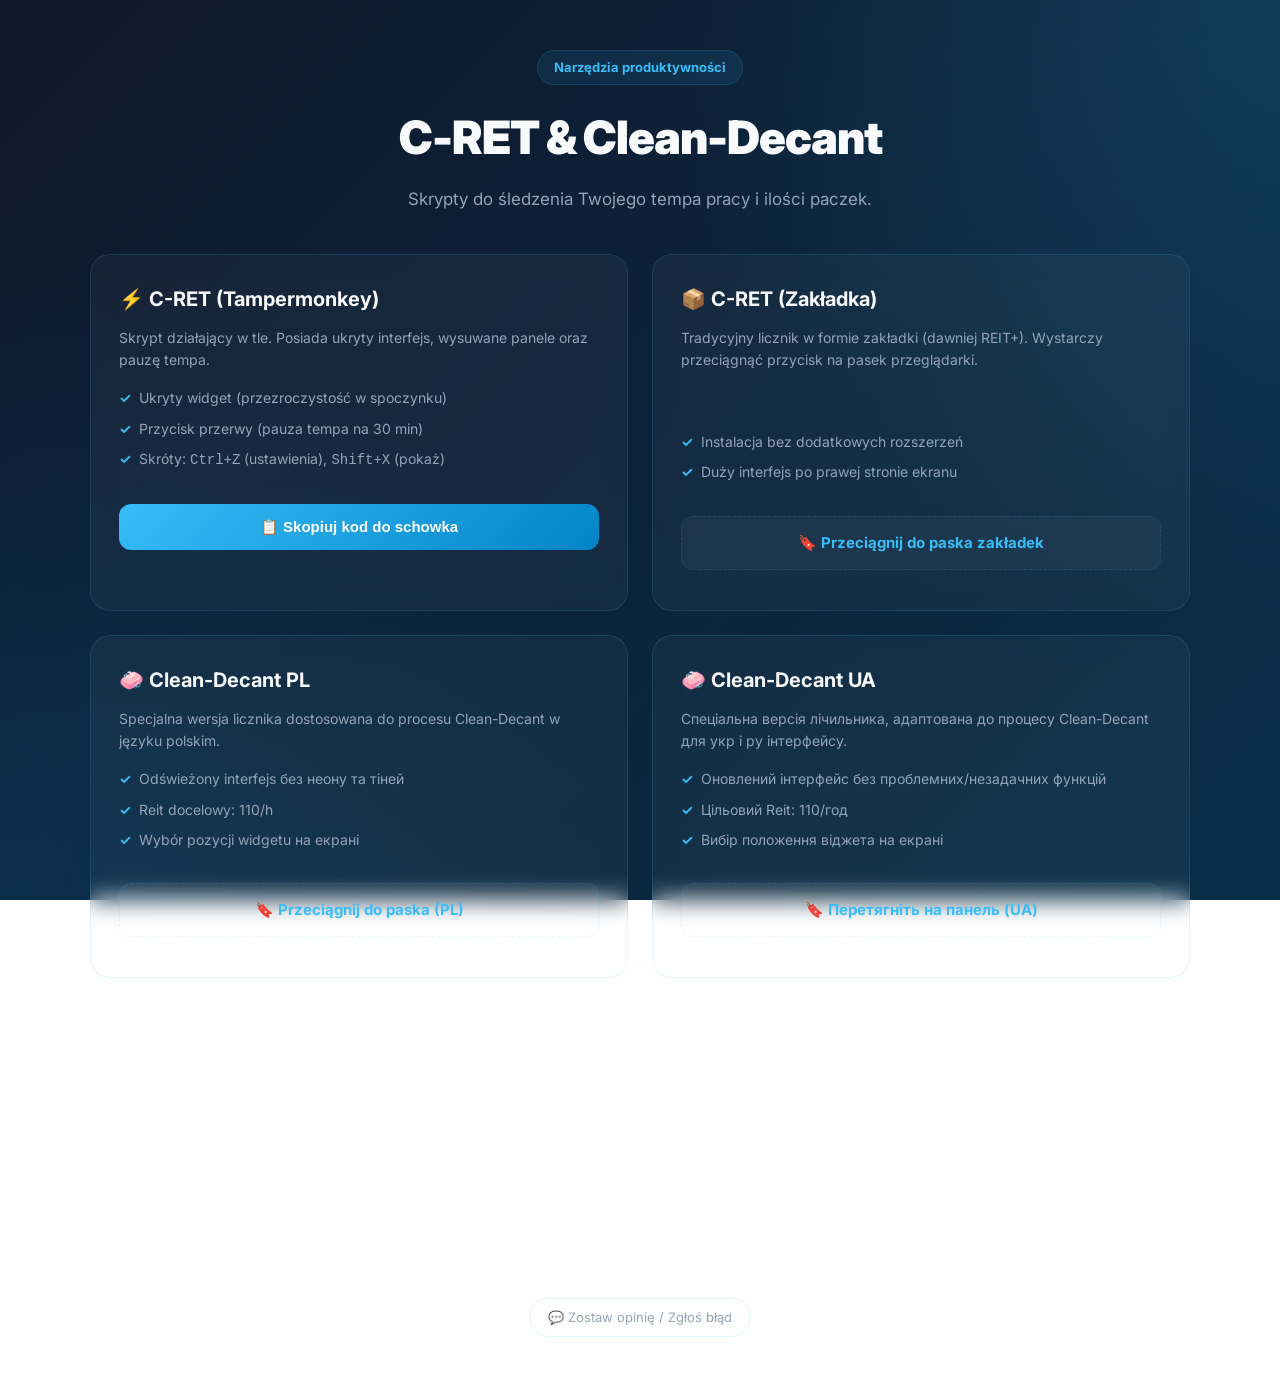
<file: index.html>
<!DOCTYPE html>
<html lang="pl">
<head>
  <meta charset="UTF-8">
  <meta name="viewport" content="width=device-width, initial-scale=1.0">
  <title>C-RET & Narzędzia | Skrypty</title>
  <style>
    @import url('https://fonts.googleapis.com/css2?family=Inter:wght@400;500;600;700;900&display=swap');

    :root {
      --bg-dark: #0f172a;
      --bg-light: #082f49;
      --surface: rgba(255, 255, 255, 0.04);
      --surface-hover: rgba(255, 255, 255, 0.08);
      --border: rgba(56, 189, 248, 0.15);
      --text: #f8fafc;
      --text-muted: #94a3b8;
      --accent: #38bdf8;
      --accent-dark: #0284c7;
    }

    * { margin: 0; padding: 0; box-sizing: border-box; }

    body {
      background: 
        radial-gradient(circle at top right, rgba(56, 189, 248, 0.15), transparent 40%),
        radial-gradient(circle at bottom left, rgba(2, 132, 199, 0.15), transparent 40%),
        linear-gradient(135deg, var(--bg-dark), var(--bg-light));
      background-attachment: fixed;
      color: var(--text);
      font-family: 'Inter', sans-serif;
      line-height: 1.6;
      display: flex;
      flex-direction: column;
      align-items: center;
      min-height: 100vh;
      padding: 50px 20px 20px;
    }

    .container { max-width: 1100px; width: 100%; flex: 1; }
    header { text-align: center; margin-bottom: 40px; }
    .badge { display: inline-block; background: rgba(56, 189, 248, 0.1); color: var(--accent); padding: 6px 16px; border-radius: 99px; font-size: 13px; font-weight: 700; margin-bottom: 16px; border: 1px solid var(--border); }
    h1 { font-size: 46px; font-weight: 900; letter-spacing: -1px; margin-bottom: 12px; }
    header p { color: var(--text-muted); font-size: 17px; }
    .cards-grid { display: grid; grid-template-columns: 1fr 1fr; gap: 24px; margin-bottom: 40px; }
    .full-width { grid-column: 1 / -1; }
    .card { background: var(--surface); backdrop-filter: blur(12px); border: 1px solid var(--border); border-radius: 20px; padding: 28px; display: flex; flex-direction: column; }
    .card h2 { font-size: 20px; font-weight: 700; margin-bottom: 12px; color: var(--text); display: flex; align-items: center; gap: 8px; }
    .card p { color: var(--text-muted); font-size: 14px; margin-bottom: 16px; flex-grow: 1; }
    .features-list { list-style: none; font-size: 14px; color: var(--text-muted); margin-bottom: 24px; }
    .features-list li { position: relative; padding-left: 20px; margin-bottom: 8px; }
    .features-list li::before { content: "✓"; position: absolute; left: 0; color: var(--accent); font-weight: bold; }
    
    .btn { display: flex; align-items: center; justify-content: center; gap: 8px; width: 100%; padding: 14px 20px; border-radius: 12px; font-size: 15px; font-weight: 700; text-decoration: none; cursor: pointer; transition: all 0.25s ease; border: none; margin-bottom: 12px; }
    .btn-primary { background: linear-gradient(135deg, var(--accent), var(--accent-dark)); color: #fff; }
    .btn-primary:hover { transform: translateY(-2px); }
    .btn-secondary { background: var(--surface); color: var(--accent); border: 1px dashed var(--border); }
    .btn-secondary:hover { background: var(--surface-hover); border-color: var(--accent); }
    
    #status { font-size: 13px; color: var(--accent); text-align: center; min-height: 20px; font-weight: 500; margin-bottom: 0; }
    
    .changelog-wrapper { display: flex; flex-direction: column; gap: 16px; }
    .changelog-item { position: relative; padding-left: 20px; border-left: 2px solid var(--border); }
    .changelog-item::before { content: ''; position: absolute; left: -6px; top: 0; width: 10px; height: 10px; border-radius: 50%; background: var(--bg-dark); border: 2px solid var(--accent); }
    .changelog-version { font-weight: 700; color: var(--accent); font-size: 15px; margin-bottom: 4px; line-height: 1; }
    .changelog-date { font-size: 12px; color: var(--text-muted); margin-bottom: 8px; }
    .changelog-notes { font-size: 13px; color: var(--text-muted); }
    
    footer { text-align: center; padding-top: 40px; padding-bottom: 20px; margin-top: auto; }
    .feedback-btn { background: transparent; color: var(--text-muted); border: 1px solid var(--border); padding: 8px 18px; border-radius: 99px; font-size: 13px; cursor: pointer; transition: all 0.2s; text-decoration: none; display: inline-flex; align-items: center; gap: 6px; }
    .feedback-btn:hover { background: var(--surface-hover); color: var(--text); border-color: var(--text-muted); }

    @media (max-width: 800px) {
      .cards-grid { grid-template-columns: 1fr; }
      h1 { font-size: 36px; }
    }
  </style>
</head>
<body>

  <div class="container">
    <header>
      <div class="badge">Narzędzia produktywności</div>
      <h1>C-RET & Clean-Decant</h1>
      <p>Skrypty do śledzenia Twojego tempa pracy i ilości paczek.</p>
    </header>

    <div class="cards-grid">
      
      <div class="card">
        <h2>⚡ C-RET (Tampermonkey)</h2>
        <p>Skrypt działający w tle. Posiada ukryty interfejs, wysuwane panele oraz pauzę tempa.</p>
        <ul class="features-list">
          <li>Ukryty widget (przezroczystość w spoczynku)</li>
          <li>Przycisk przerwy (pauza tempa na 30 min)</li>
          <li>Skróty: <code>Ctrl+Z</code> (ustawienia), <code>Shift+X</code> (pokaż)</li>
        </ul>
        <button class="btn btn-primary" onclick="copyTampermonkeyCode()">
          📋 Skopiuj kod do schowka
        </button>
        <div id="status"></div>
      </div>

      <div class="card">
        <h2>📦 C-RET (Zakładka)</h2>
        <p>Tradycyjny licznik w formie zakładki (dawniej REIT+). Wystarczy przeciągnąć przycisk na pasek przeglądarki.</p>
        <ul class="features-list">
          <li>Instalacja bez dodatkowych rozszerzeń</li>
          <li>Duży interfejs po prawej stronie ekranu</li>
        </ul>
        <a id="cret-bookmark-btn" class="btn btn-secondary" href="#">
          🔖 Przeciągnij do paska zakładek
        </a>
      </div>

      <div class="card">
        <h2>🧼 Clean-Decant PL</h2>
        <p>Specjalna wersja licznika dostosowana do procesu Clean-Decant w języku polskim.</p>
        <ul class="features-list">
          <li>Odświeżony interfejs без неону та тіней</li>
          <li>Reit docelowy: 110/h</li>
          <li>Wybór pozycji widgetu на екрані</li>
        </ul>
        <a id="cd-pl-bookmark-btn" class="btn btn-secondary" href="#">
          🔖 Przeciągnij do paska (PL)
        </a>
      </div>

      <div class="card">
        <h2>🧼 Clean-Decant UA</h2>
        <p>Спеціальна версія лічильника, адаптована до процесу Clean-Decant для укр і ру інтерфейсу.</p>
        <ul class="features-list">
          <li>Оновлений інтерфейс без проблемних/незадачних функцій</li>
          <li>Цільовий Reit: 110/год</li>
          <li>Вибір положення віджета на екрані</li>
        </ul>
        <a id="cd-ua-bookmark-btn" class="btn btn-secondary" href="#">
          🔖 Перетягніть на панель (UA)
        </a>
      </div>

      <div class="card full-width">
        <h2>🔄 Dziennik zmian</h2>
        <p style="margin-bottom: 24px;">Historia aktualizacji skryptów.</p>
        <div class="changelog-wrapper">
          <div class="changelog-item">
            <div class="changelog-version">v6.9 Повний фікс парсингу змінних</div>
            <div class="changelog-date">Останнє оновлення</div>
            <div class="changelog-notes">
              Усунено критичний баг з екрануванням змінних у закладках, через який інтерфейс виводив помилки або повністю не завантажувався.
            </div>
          </div>
        </div>
      </div>

    </div>
  </div>

  <footer>
    <a href="mailto:twoj@email.com?subject=Feedback:%20C-RET" class="feedback-btn">
      💬 Zostaw opinię / Zgłoś błąd
    </a>
  </footer>

  <script type="text/plain" id="cret-code-block">
(() => {
  if (window.scanCounterV29) return;
  window.scanCounterV29 = true;
  document.querySelectorAll('[data-reit-counter]').forEach((el) => el.remove());

  const saveKey = 'scanCounterV29State';
  const technoFont = 'Consolas,"Lucida Console","Courier New",monospace';
  const dayHours = ['7:30', '8:30', '9:30', '10:30', '11:30', '12:30', '13:30', '14:30', '15:30', '16:30', '17:00'];
  const nightHours = ['19:30', '20:30', '21:30', '22:30', '23:30', '00:30', '1:30', '2:30', '3:30', '4:30', '5:00'];
  const currentHour = new Date().getHours();
  const night = currentHour >= 17 || currentHour < 5;
  const hours = night ? nightHours : dayHours;
  const shiftName = night ? 'night' : 'day';

  let total = 0, problemTotal = 0, seen = '', start = Date.now(), lastTrigger = '-';
  let targetPerHour = 44, beforeBreak = 0, open = true, grace = 4 * 60 * 1000;
  let offRemain = 30 * 60 * 1000, lastActivityTime = Date.now(), offLastTick = Date.now();
  let triggerText = 'Wprowadź pojemnik', problemText = 'Zeskanuj - PROBLEM-SOLVE', nlpText = 'Zeskanuj nowy NLP';
  let skipNextPack = false, showRatePercent = false, showLeftInsteadTotal = false, autoStatusColor = false;
  let manualColor = '#808080', miniOpacity = 100, miniSize = 12, miniPos = 'tl', hourCounts = {}, problemCounts = {}, lastSave = 0;

  function initCounts() { hours.forEach((h) => { if (hourCounts[h] == null) hourCounts[h] = 0; if (problemCounts[h] == null) problemCounts[h] = 0; }); }

  function loadState() {
    try {
      const s = JSON.parse(localStorage.getItem(saveKey) || '{}');
      if (s.shift && s.shift !== shiftName) { initCounts(); return; }
      start = Number(s.start) || Date.now();
      problemTotal = Math.max(0, parseInt(s.problemTotal) || 0);
      beforeBreak = Math.max(0, parseInt(s.beforeBreak) || 0);
      targetPerHour = Math.max(1, parseInt(s.targetPerHour) || 44);
      offRemain = Math.max(0, Number(s.offRemain) || 30 * 60 * 1000);
      showRatePercent = !!s.showRatePercent;
      showLeftInsteadTotal = !!s.showLeftInsteadTotal;
      autoStatusColor = !!s.autoStatusColor;
      manualColor = s.manualColor || '#808080';
      miniPos = s.miniPos || 'tl';
      miniOpacity = Math.min(100, Math.max(0, s.miniOpacity !== undefined ? parseInt(s.miniOpacity) : 100));
      miniSize = Math.min(45, Math.max(10, parseInt(s.miniSize) || 12));
      hourCounts = {}; problemCounts = {};
      hours.forEach((h) => {
        hourCounts[h] = Math.max(0, parseInt(s.hourCounts && s.hourCounts[h]) || 0);
        problemCounts[h] = Math.max(0, parseInt(s.problemCounts && s.problemCounts[h]) || 0);
      });
      lastTrigger = s.lastTrigger || 'PRZYWRÓCONO';
    } catch (_) { initCounts(); }
  }

  function saveState(force) {
    const now = Date.now();
    if (!force && now - lastSave < 1500) return;
    lastSave = now;
    try { localStorage.setItem(saveKey, JSON.stringify({ shift: shiftName, savedAt: now, start, problemTotal, beforeBreak, targetPerHour, offRemain, showRatePercent, showLeftInsteadTotal, autoStatusColor, manualColor, miniOpacity, miniSize, miniPos, hourCounts, problemCounts, lastTrigger })); } catch (_) {}
  }

  loadState(); initCounts();

  const box = document.createElement('div');
  box.setAttribute('data-reit-counter', 'mini');
  box.style = 'position:fixed;background:transparent;color:' + manualColor + ';padding:4px 8px;font-size:' + miniSize + 'px;font-family:' + technoFont + ';z-index:999999;border-radius:12px;opacity:' + (miniOpacity / 100) + ';cursor:pointer;user-select:none;font-weight:900;letter-spacing:0;';

  function applyMiniPos() {
    box.style.top = 'auto'; box.style.bottom = 'auto'; box.style.left = 'auto'; box.style.right = 'auto';
    if (miniPos === 'bl') { box.style.bottom = '34px'; box.style.left = '300px'; }
    if (miniPos === 'br') { box.style.bottom = '34px'; box.style.right = '360px'; }
    if (miniPos === 'tl') { box.style.top = '5px'; box.style.left = '300px'; }
    if (miniPos === 'tr') { box.style.top = '5px'; box.style.right = '360px'; }
  }
  applyMiniPos(); document.body.appendChild(box);

  const panel = document.createElement('div');
  panel.setAttribute('data-reit-counter', 'panel');
  panel.style = 'position:fixed;top:58px;bottom:24px;right:20px;background:rgba(248, 250, 252, 0.95);color:#1e293b;padding:16px;border-radius:16px;z-index:999999;font-family:' + technoFont + ';width:350px;overflow-y:auto;overflow-x:hidden;box-sizing:border-box;backdrop-filter:blur(12px);box-shadow:0 10px 30px -5px rgba(0,0,0,0.15), 0 0 0 1px rgba(0,0,0,0.05);scrollbar-width:thin;transform:translateX(0);opacity:1;pointer-events:auto;transition:transform .35s cubic-bezier(0.4, 0, 0.2, 1),opacity .35s ease';

  panel.innerHTML = `
  <div id="mainView" style="width:100%; box-sizing:border-box;">
    <div style="display:flex; justify-content:space-between; align-items:center; margin-bottom:12px; border-bottom:1px solid rgba(0,0,0,0.06); padding-bottom:10px;">
      <div style="font-size:18px; font-weight:900; color:#0f172a; letter-spacing:0.5px; text-transform:uppercase;">C-RET</div>
      <button id="settingsBtn" title="Ustawienia" style="width:30px; height:30px; border:none; border-radius:8px; background:rgba(0,0,0,0.05); color:#0f172a; font-size:16px; cursor:pointer; transition:background 0.2s;">⚙️</button>
    </div>
    <div style="display:grid; grid-template-columns:1fr 1fr; gap:8px; margin-bottom:10px; width:100%; box-sizing:border-box;">
      <div style="background:#ffffff; border:1px solid rgba(0,0,0,0.06); border-radius:10px; padding:10px;">
        <div style="font-size:10px; color:#64748b; text-transform:uppercase; margin-bottom:4px; font-weight:700;">Trigger</div>
        <div id="lt" style="font-size:12px; font-weight:700; color:#1e293b; word-break:break-all; line-height:1.2;">-</div>
      </div>
      <div style="background:#ffffff; border:1px solid rgba(0,0,0,0.06); border-radius:10px; padding:10px;">
        <div style="font-size:10px; color:#64748b; text-transform:uppercase; margin-bottom:4px; font-weight:700;">Off Task</div>
        <div id="off" style="font-size:18px; font-weight:900; color:#16a34a;">30:00</div>
      </div>
    </div>
    <div style="display:grid; grid-template-columns:1fr 1fr; gap:8px; margin-bottom:12px; width:100%; box-sizing:border-box;">
      <div style="background:linear-gradient(135deg, #ef4444, #dc2626); color:white; padding:12px 8px; border-radius:10px; text-align:center; text-transform:uppercase;">
        <div style="font-size:10px; font-weight:900; opacity:0.9; margin-bottom:2px;">Problem</div>
        <div id="pb" style="font-size:22px; font-weight:900;">0</div>
      </div>
      <div style="background:linear-gradient(135deg, #3b82f6, #2563eb); color:white; padding:12px 8px; border-radius:10px; text-align:center; text-transform:uppercase;">
        <div style="font-size:10px; font-weight:900; opacity:0.9; margin-bottom:2px;">Pozostało</div>
        <div id="left" style="font-size:22px; font-weight:900;">0</div>
      </div>
    </div>
    <div id="hours" style="margin-top:8px; padding-bottom:10px; width:100%; box-sizing:border-box;"></div>
  </div>
  <div id="settingsView" style="display:none; width:100%; box-sizing:border-box;">
    <div style="display:flex; align-items:center; margin-bottom:12px; border-bottom:1px solid rgba(0,0,0,0.06); padding-bottom:10px;">
      <button id="backBtn" title="Powrót" style="width:30px; height:30px; border:none; border-radius:8px; background:rgba(0,0,0,0.05); color:#0f172a; font-size:18px; cursor:pointer; margin-right:10px; display:flex; align-items:center; justify-content:center;">‹</button>
      <div style="font-size:16px; font-weight:900; color:#0f172a; text-transform:uppercase; letter-spacing:0.5px;">Ustawienia</div>
    </div>
    <div style="background:#ffffff; border:1px solid rgba(0,0,0,0.06); border-radius:10px; padding:12px; margin-bottom:10px; width:100%; box-sizing:border-box;">
      <div style="display:grid; grid-template-columns:105px 1fr; gap:8px; align-items:center; font-size:11px; font-weight:700; color:#475569; text-transform:uppercase; width:100%; box-sizing:border-box;">
        <label>Pozycja mini</label>
        <select id="pos" style="width:100%; height:28px; border:1px solid #e2e8f0; border-radius:6px; cursor:pointer; background:#fff; font-family:${technoFont}; font-weight:700; box-sizing:border-box; margin:0;">
          <option value="bl" ${miniPos === 'bl' ? 'selected' : ''}>Dół - Lewo</option>
          <option value="br" ${miniPos === 'br' ? 'selected' : ''}>Dół - Prawo</option>
          <option value="tl" ${miniPos === 'tl' ? 'selected' : ''}>Góra - Lewo</option>
          <option value="tr" ${miniPos === 'tr' ? 'selected' : ''}>Góra - Prawo</option>
        </select>
        <label>Kolor mini</label>
        <input type="color" id="c" value="${manualColor}" style="width:100%; height:28px; border:1px solid #e2e8f0; border-radius:6px; cursor:pointer; background:#fff; padding:0; box-sizing:border-box; margin:0;">
        <label>Rozmiar mini</label>
        <input type="range" id="s" min="10" max="45" value="${miniSize}" style="width:100%; accent-color:#3b82f6; box-sizing:border-box; margin:0;">
        <label>Widoczność</label>
        <input type="range" id="o" min="0" max="100" value="${miniOpacity}" style="width:100%; accent-color:#3b82f6; box-sizing:border-box; margin:0;">
        <label>Reit/h cel</label>
        <input type="text" inputmode="numeric" id="target" value="${targetPerHour}" style="width:100%; padding:6px 10px; border-radius:6px; border:1px solid #e2e8f0; background:#f8fafc; color:#1e293b; font-family:${technoFont}; font-weight:900; box-sizing:border-box; outline:none; margin:0;">
      </div>
    </div>
    <div style="background:#ffffff; border:1px solid rgba(0,0,0,0.06); border-radius:10px; padding:12px; margin-bottom:10px; width:100%; box-sizing:border-box;">
      <label style="display:flex; justify-content:space-between; align-items:center; margin-bottom:12px; font-size:11px; font-weight:900; text-transform:uppercase; color:#1e293b; cursor:pointer;">Tempo % / h <input id="ratePercent" type="checkbox" style="width:18px; height:18px; accent-color:#3b82f6; margin:0; cursor:pointer;" ${showRatePercent ? 'checked' : ''}></label>
      <label style="display:flex; justify-content:space-between; align-items:center; margin-bottom:12px; font-size:11px; font-weight:900; text-transform:uppercase; color:#1e293b; cursor:pointer;">Pozostało zamiast sumy <input id="leftMode" type="checkbox" style="width:18px; height:18px; accent-color:#3b82f6; margin:0; cursor:pointer;" ${showLeftInsteadTotal ? 'checked' : ''}></label>
      <label style="display:flex; justify-content:space-between; align-items:center; font-size:11px; font-weight:900; text-transform:uppercase; color:#1e293b; cursor:pointer;">Auto-kolor tempa <input id="autoColor" type="checkbox" style="width:18px; height:18px; accent-color:#3b82f6; margin:0; cursor:pointer;" ${autoStatusColor ? 'checked' : ''}></label>
    </div>
    <div style="background:#ffffff; border:1px solid rgba(0,0,0,0.06); border-radius:10px; padding:12px; margin-bottom:16px; width:100%; box-sizing:border-box;">
      <div style="font-size:10px; font-weight:900; text-transform:uppercase; margin-bottom:8px; color:#64748b;">Podgląd mini widgetu</div>
      <div id="miniPreview" style="font-size:20px; font-weight:900; background:#f8fafc; border:1px solid #e2e8f0; border-radius:8px; padding:10px; text-align:center; color:#1e293b; width:100%; box-sizing:border-box;">0 | 0.00/h</div>
    </div>
    <button id="resetOff" style="width:100%; padding:10px; border:none; border-radius:8px; background:#facc15; color:#1e293b; font-family:${technoFont}; font-size:13px; font-weight:900; cursor:pointer; text-transform:uppercase; transition:background 0.2s; margin-bottom:14px; box-sizing:border-box;">Reset Off Task</button>
  </div>`;

  document.body.appendChild(panel);
  const mainView = panel.querySelector('#mainView');
  const settingsView = panel.querySelector('#settingsView');
  const tableBox = panel.querySelector('#hours');
  const settingsHost = document.createElement('div');
  settingsHost.id = 'settingsOnMain';
  tableBox.replaceWith(settingsHost);
  while (settingsView.children.length > 1) settingsHost.appendChild(settingsView.children[1]);
  settingsView.appendChild(tableBox);

  function esc(s) { return s.replace(/[.*+?^${}()|[\]\\]/g, '\\$&'); }
  function cnt(txt, what) { return (txt.match(new RegExp(esc(what), 'gi')) || []).length; }
  function fmt(ms) { if (ms < 0) ms = 0; let s = Math.floor(ms / 1000); const m = Math.floor(s / 60); s %= 60; return String(m).padStart(2, '0') + ':' + String(s).padStart(2, '0'); }
  function timeNow() { return new Date().toLocaleTimeString('en-GB', { hour: '2-digit', minute: '2-digit', second: '2-digit' }); }
  function minOf(h) { const a = h.split(':'); return +a[0] * 60 + +a[1]; }
  function getSlot() {
    const d = new Date(); let mins = d.getHours() * 60 + d.getMinutes(); let slots = hours.map(minOf);
    if (night && mins < 360) mins += 1440;
    if (night) slots = slots.map((x) => x < 360 ? x + 1440 : x);
    for (let i = 0; i < slots.length; i++) { if (mins <= slots[i]) return hours[i]; }
    return hours[hours.length - 1];
  }
  function hourlyTotal() { return hours.reduce((s, h) => s + (parseInt(hourCounts[h]) || 0), 0); }
  function recalcTotal() { total = hourlyTotal() + (parseInt(beforeBreak) || 0); }
  function currentRate() { const h = (Date.now() - start) / 3600000; return h > 0 ? hourlyTotal() / h : 0; }
  function shiftTarget() { return targetPerHour * 10; }
  function markActivity() { lastActivityTime = Date.now(); offLastTick = Date.now(); }
  function miniColor(rate) {
    if (!autoStatusColor) return manualColor;
    const pct = targetPerHour > 0 ? rate / targetPerHour : 0;
    return pct >= 1 ? '#16a34a' : pct >= 0.85 ? '#d97706' : '#dc2626';
  }
  function miniText() {
    const rate = currentRate(), left = Math.max(0, shiftTarget() - total);
    const main = showLeftInsteadTotal ? String(left) : String(total);
    const r = showRatePercent ? (targetPerHour > 0 ? ((rate / targetPerHour) * 100).toFixed(0) : '0') + '%/h' : rate.toFixed(2) + '/h';
    return main + ' | ' + r;
  }
  function applyMini() {
    const rate = currentRate(); box.innerHTML = miniText(); box.style.color = miniColor(rate);
    const p = panel.querySelector('#miniPreview'); if (p) { p.textContent = miniText(); p.style.color = miniColor(rate); }
  }
  function addPacks(n) { n = parseInt(n) || 0; if (n <= 0) return; const slot = getSlot(); hourCounts[slot] += n; recalcTotal(); lastTrigger = 'RĘCZNIE +' + n + ' ' + timeNow(); markActivity(); saveState(true); render(); }
  function removePack() { const slot = getSlot(); if (hourlyTotal() > 0) { hourCounts[slot] = Math.max(0, hourCounts[slot] - 1); recalcTotal(); lastTrigger = 'RĘCZNIE -1 ' + timeNow(); saveState(true); render(); } }
  function addProblem(n) { n = parseInt(n) || 0; if (n <= 0) return; problemTotal += n; problemCounts[getSlot()] += n; lastTrigger = 'PROBLEM ' + timeNow(); markActivity(); saveState(true); render(); }
  function bindCountInputs() {
    panel.querySelectorAll('.hc').forEach((inp) => {
      inp.oninput = (e) => { hourCounts[e.target.getAttribute('data-h')] = Math.max(0, parseInt(e.target.value) || 0); recalcTotal(); updateTop(); saveState(); };
      inp.onblur = (e) => { e.target.value = hourCounts[e.target.getAttribute('data-h')] || 0; lastTrigger = 'RĘCZNIE ' + timeNow(); renderHours(true); saveState(true); render(); };
    });
    const bb = panel.querySelector('#beforeBreak');
    if (bb) {
      bb.oninput = (e) => { beforeBreak = Math.max(0, parseInt(e.target.value) || 0); recalcTotal(); updateTop(); saveState(); };
      bb.onblur = (e) => { e.target.value = beforeBreak || 0; lastTrigger = 'RĘCZNIE ' + timeNow(); renderHours(true); saveState(true); render(); };
    }
  }
  function renderHours(force) {
    const active = document.activeElement;
    if (!force && active && panel.contains(active) && (active.classList.contains('hc') || active.id === 'beforeBreak')) return;
    const visibleHours = night ? nightHours : dayHours;
    const max = Math.max(targetPerHour, beforeBreak, ...visibleHours.map((h) => hourCounts[h] || 0), 1);
    let rows = visibleHours.map((h) => {
      const val = hourCounts[h] || 0, bars = Math.min(100, Math.round((val / max) * 100)), good = val >= targetPerHour;
      return `<div style="display:grid; grid-template-columns:40px 45px 1fr; gap:10px; align-items:center; background:#ffffff; border:1px solid rgba(0,0,0,0.05); border-radius:8px; padding:6px 10px; margin-bottom:6px; border-left:4px solid ${good ? '#22c55e' : '#cbd5e1'}; width:100%; box-sizing:border-box;">
        <b style="font-size:12px; text-align:left; color:#475569;">${h}</b>
        <input class="hc" data-h="${h}" type="text" inputmode="numeric" value="${val}" style="width:100%; padding:4px 6px; border:1px solid #e2e8f0; border-radius:4px; background:#f8fafc; color:#1e293b; text-align:center; font-family:${technoFont}; font-weight:900; outline:none; font-size:12px; box-sizing:border-box;">
        <div style="height:6px; background:#f1f5f9; border-radius:999px; overflow:hidden; width:100%;">
          <div style="height:100%; width:${bars}%; background:${good ? '#22c55e' : '#3b82f6'}; border-radius:999px; transition:width 0.4s ease;"></div>
        </div>
      </div>`;
    }).join('');
    const bbBars = Math.min(100, Math.round((beforeBreak / max) * 100));
    rows += `<div style="display:grid; grid-template-columns:85px 45px 1fr; gap:10px; align-items:center; background:#f8fafc; border:1px solid rgba(0,0,0,0.06); border-radius:8px; padding:6px 10px; margin-top:12px; margin-bottom:6px; border-left:4px solid #94a3b8; width:100%; box-sizing:border-box;">
      <b style="font-size:11px; text-align:left; color:#475569;">Przed przerwą</b>
      <input id="beforeBreak" type="text" inputmode="numeric" value="${beforeBreak}" style="width:100%; padding:4px 6px; border:1px solid #e2e8f0; border-radius:4px; background:#ffffff; color:#1e293b; text-align:center; font-family:${technoFont}; font-weight:900; outline:none; font-size:12px; box-sizing:border-box;">
      <div style="height:6px; background:#e2e8f0; border-radius:999px; overflow:hidden; width:100%;">
        <div style="height:100%; width:${Math.min(100, Math.round((beforeBreak / max) * 100))}%; background:#94a3b8; border-radius:999px; transition:width 0.4s ease;"></div>
      </div>
    </div>`;
    panel.querySelector('#hours').innerHTML = rows; bindCountInputs();
  }
  function render() {
    recalcTotal(); const now = Date.now();
    if (now - lastActivityTime > grace) { offRemain -= now - offLastTick; if (offRemain < 0) offRemain = 0; }
    offLastTick = now;
    panel.querySelector('#lt').textContent = lastTrigger; panel.querySelector('#off').textContent = fmt(offRemain);
    panel.querySelector('#pb').textContent = problemTotal; panel.querySelector('#left').textContent = Math.max(0, shiftTarget() - total);
    applyMini(); renderHours(false); saveState();
  }
  function scan() {
    const txt = document.body.innerText || '', m = cnt(txt, triggerText), p = cnt(seen, triggerText), pm = cnt(txt, problemText), pp = cnt(seen, problemText), nlpm = cnt(txt, nlpText), nlpp = cnt(seen, nlpText);
    if (nlpm > nlpp) { skipNextPack = true; lastTrigger = 'NLP: POMIŃ NASTĘPNĄ ' + timeNow(); markActivity(); render(); }
    if (pm > pp) addProblem(pm - pp);
    else if (m > p) { let diff = m - p; if (skipNextPack) { diff--; skipNextPack = false; lastTrigger = 'POMINIĘTO PO NLP ' + timeNow(); } if (diff > 0) addPacks(diff); }
    seen = txt;
  }
  function toggleUI() { open = !open; panel.style.transform = open ? 'translateX(0)' : 'translateX(370px)'; panel.style.opacity = open ? '1' : '0'; panel.style.pointerEvents = open ? 'auto' : 'none'; }
  function showSettings(v) { panel.querySelector('#mainView').style.display = v ? 'none' : 'block'; panel.querySelector('#settingsView').style.display = v ? 'block' : 'none'; applyMini(); }

  setInterval(scan, 1000); setInterval(render, 1000); window.addEventListener('beforeunload', () => saveState(true)); box.onclick = toggleUI;
  document.addEventListener('keydown', (e) => { if (e.shiftKey && e.key.toLowerCase() === 'u') toggleUI(); if (e.altKey && e.key.toLowerCase() === 'p') removePack(); if (e.altKey && e.key.toLowerCase() === 'o') addPacks(1); });
  panel.querySelector('#settingsBtn').onclick = () => showSettings(true); panel.querySelector('#backBtn').onclick = () => showSettings(false);
  panel.querySelector('#ratePercent').checked = showRatePercent; panel.querySelector('#leftMode').checked = showLeftInsteadTotal; panel.querySelector('#autoColor').checked = autoStatusColor;
  panel.querySelector('#pos').onchange = (e) => { miniPos = e.target.value; applyMiniPos(); saveState(true); };
  panel.querySelector('#ratePercent').onchange = (e) => { showRatePercent = e.target.checked; saveState(true); applyMini(); };
  panel.querySelector('#leftMode').onchange = (e) => { showLeftInsteadTotal = e.target.checked; saveState(true); applyMini(); };
  panel.querySelector('#autoColor').onchange = (e) => { autoStatusColor = e.target.checked; saveState(true); applyMini(); };
  panel.querySelector('#resetOff').onclick = () => { offRemain = 30 * 60 * 1000; lastActivityTime = Date.now(); offLastTick = Date.now(); saveState(true); render(); };
  panel.querySelector('#c').oninput = (e) => { manualColor = e.target.value; saveState(true); applyMini(); };
  panel.querySelector('#s').oninput = (e) => { miniSize = parseInt(e.target.value) || 12; box.style.fontSize = miniSize + 'px'; saveState(true); };
  panel.querySelector('#o').oninput = (e) => { miniOpacity = parseInt(e.target.value) || 0; box.style.opacity = miniOpacity / 100; saveState(true); };
  panel.querySelector('#target').oninput = (e) => { targetPerHour = parseInt(e.target.value) || 44; saveState(true); render(); };
  render(); scan(); renderHours(true); applyMini();
})();
  </script>

  <script type="text/plain" id="cd-pl-code-block">
(() => {
  if (window.scanCounterCDPL_V29) return;
  window.scanCounterCDPL_V29 = true;
  document.querySelectorAll('[data-reit-counter]').forEach((el) => el.remove());

  const saveKey = 'scanCounterCDPL_V29State';
  const technoFont = 'Consolas,"Lucida Console","Courier New",monospace';
  const dayHours = ['7:30', '8:30', '9:30', '10:30', '11:30', '12:30', '13:30', '14:30', '15:30', '16:30', '17:00'];
  const nightHours = ['19:30', '20:30', '21:30', '22:30', '23:30', '00:30', '1:30', '2:30', '3:30', '4:30', '5:00'];
  const currentHour = new Date().getHours();
  const night = currentHour >= 17 || currentHour < 5;
  const hours = night ? nightHours : dayHours;
  const shiftName = night ? 'night' : 'day';

  let total = 0, seen = '', start = Date.now(), lastTrigger = '-';
  let targetPerHour = 110, beforeBreak = 0, open = true;
  let triggerText = 'Wprowadź pojemnik', nlpText = 'Zeskanuj nowy NLP';
  let skipNextPack = false, showLeftInsteadTotal = false, autoStatusColor = false;
  let manualColor = '#a0a0a0', miniOpacity = 100, miniSize = 18, miniPos = 'bl', hourCounts = {}, lastSave = 0;

  function initCounts() { hours.forEach((h) => { if (hourCounts[h] == null) hourCounts[h] = 0; }); }

  function loadState() {
    try {
      const s = JSON.parse(localStorage.getItem(saveKey) || '{}');
      if (s.shift !== shiftName) { initCounts(); return; }
      start = Number(s.start) || Date.now();
      beforeBreak = Math.max(0, parseInt(s.beforeBreak) || 0);
      targetPerHour = Math.max(1, parseInt(s.targetPerHour) || 110);
      showLeftInsteadTotal = !!s.showLeftInsteadTotal;
      autoStatusColor = !!s.autoStatusColor;
      manualColor = s.manualColor || '#a0a0a0';
      miniPos = s.miniPos || 'bl';
      miniOpacity = Math.min(100, Math.max(0, s.miniOpacity !== undefined ? parseInt(s.miniOpacity) : 100));
      miniSize = Math.min(45, Math.max(10, parseInt(s.miniSize) || 18));
      hourCounts = {};
      hours.forEach((h) => { hourCounts[h] = Math.max(0, parseInt(s.hourCounts && s.hourCounts[h]) || 0); });
      lastTrigger = s.lastTrigger || 'PRZYWRÓCONO';
    } catch (_) { initCounts(); }
  }

  function saveState(force) {
    const now = Date.now();
    if (!force && now - lastSave < 1500) return;
    lastSave = now;
    try { localStorage.setItem(saveKey, JSON.stringify({ shift: shiftName, savedAt: now, start, beforeBreak, targetPerHour, showLeftInsteadTotal, autoStatusColor, manualColor, miniPos, miniOpacity, miniSize, hourCounts, lastTrigger })); } catch (_) {}
  }

  loadState(); initCounts();

  const box = document.createElement('div');
  box.setAttribute('data-reit-counter', 'mini');
  box.style = 'position:fixed;background:transparent;color:' + manualColor + ';padding:4px 8px;font-size:' + miniSize + 'px;font-family:' + technoFont + ';z-index:999999;border-radius:12px;opacity:' + (miniOpacity / 100) + ';cursor:pointer;user-select:none;font-weight:900;letter-spacing:0;';
  
  function applyMiniPos() {
    box.style.top = 'auto'; box.style.bottom = 'auto'; box.style.left = 'auto'; box.style.right = 'auto';
    if (miniPos === 'bl') { box.style.bottom = '34px'; box.style.left = '300px'; }
    if (miniPos === 'br') { box.style.bottom = '34px'; box.style.right = '360px'; }
    if (miniPos === 'tl') { box.style.top = '5px'; box.style.left = '300px'; }
    if (miniPos === 'tr') { box.style.top = '5px'; box.style.right = '360px'; }
  }
  applyMiniPos(); document.body.appendChild(box);

  const panel = document.createElement('div');
  panel.setAttribute('data-reit-counter', 'panel');
  panel.style = 'position:fixed;top:58px;bottom:24px;right:20px;background:rgba(248, 250, 252, 0.95);color:#1e293b;padding:16px;border-radius:16px;z-index:999999;font-family:' + technoFont + ';width:350px;overflow-y:auto;overflow-x:hidden;box-sizing:border-box;backdrop-filter:blur(12px);box-shadow:0 10px 30px -5px rgba(0,0,0,0.15), 0 0 0 1px rgba(0,0,0,0.05);scrollbar-width:thin;transform:translateX(0);opacity:1;pointer-events:auto;transition:transform .35s cubic-bezier(0.4, 0, 0.2, 1),opacity .35s ease';
  
  panel.innerHTML = `
  <div id="mainView" style="width:100%; box-sizing:border-box;">
    <div style="display:flex; justify-content:space-between; align-items:center; margin-bottom:12px; border-bottom:1px solid rgba(0,0,0,0.06); padding-bottom:10px;">
      <div style="font-size:18px; font-weight:900; color:#0f172a; letter-spacing:0.5px; text-transform:uppercase;">Clean-Decant PL</div>
      <button id="settingsBtn" title="Ustawienia" style="width:30px; height:30px; border:none; border-radius:8px; background:rgba(0,0,0,0.05); color:#0f172a; font-size:16px; cursor:pointer; transition:background 0.2s;">⚙️</button>
    </div>
    <div style="display:grid; grid-template-columns:1fr; gap:8px; margin-bottom:10px; width:100%; box-sizing:border-box;">
      <div style="background:#ffffff; border:1px solid rgba(0,0,0,0.06); border-radius:10px; padding:10px;">
        <div style="font-size:10px; color:#64748b; text-transform:uppercase; margin-bottom:4px; font-weight:700;">Trigger</div>
        <div id="lt" style="font-size:12px; font-weight:700; color:#1e293b; word-break:break-all; line-height:1.2;">-</div>
      </div>
    </div>
    <div style="display:grid; grid-template-columns:1fr; gap:8px; margin-bottom:12px; width:100%; box-sizing:border-box;">
      <div style="background:linear-gradient(135deg, #3b82f6, #2563eb); color:white; padding:12px 8px; border-radius:10px; text-align:center; text-transform:uppercase;">
        <div style="font-size:10px; font-weight:900; opacity:0.9; margin-bottom:2px;">Pozostało</div>
        <div id="left" style="font-size:22px; font-weight:900;">0</div>
      </div>
    </div>
    <div id="hours" style="margin-top:8px; padding-bottom:10px; width:100%; box-sizing:border-box;"></div>
  </div>
  <div id="settingsView" style="display:none; width:100%; box-sizing:border-box;">
    <div style="display:flex; align-items:center; margin-bottom:12px; border-bottom:1px solid rgba(0,0,0,0.06); padding-bottom:10px;">
      <button id="backBtn" title="Powrót" style="width:30px; height:30px; border:none; border-radius:8px; background:rgba(0,0,0,0.05); color:#0f172a; font-size:18px; cursor:pointer; margin-right:10px; display:flex; align-items:center; justify-content:center;">‹</button>
      <div style="font-size:16px; font-weight:900; color:#0f172a; text-transform:uppercase; letter-spacing:0.5px;">Ustawienia</div>
    </div>
    <div style="background:#ffffff; border:1px solid rgba(0,0,0,0.06); border-radius:10px; padding:12px; margin-bottom:10px; width:100%; box-sizing:border-box;">
      <div style="display:grid; grid-template-columns:105px 1fr; gap:8px; align-items:center; font-size:11px; font-weight:700; color:#475569; text-transform:uppercase; width:100%; box-sizing:border-box;">
        <label>Pozycja mini</label>
        <select id="pos" style="width:100%; height:28px; border:1px solid #e2e8f0; border-radius:6px; cursor:pointer; background:#fff; font-family:${technoFont}; font-weight:700; box-sizing:border-box; margin:0;">
          <option value="bl" ${miniPos === 'bl' ? 'selected' : ''}>Dół - Lewo</option>
          <option value="br" ${miniPos === 'br' ? 'selected' : ''}>Dół - Prawo</option>
          <option value="tl" ${miniPos === 'tl' ? 'selected' : ''}>Góra - Lewo</option>
          <option value="tr" ${miniPos === 'tr' ? 'selected' : ''}>Góra - Prawo</option>
        </select>
        <label>Kolor mini</label>
        <input type="color" id="c" value="${manualColor}" style="width:100%; height:28px; border:1px solid #e2e8f0; border-radius:6px; cursor:pointer; background:#fff; padding:0; box-sizing:border-box; margin:0;">
        <label>Rozmiar mini</label>
        <input type="range" id="s" min="10" max="45" value="${miniSize}" style="width:100%; accent-color:#3b82f6; box-sizing:border-box; margin:0;">
        <label>Widoczність</label>
        <input type="range" id="o" min="0" max="100" value="${miniOpacity}" style="width:100%; accent-color:#3b82f6; box-sizing:border-box; margin:0;">
        <label>Reit/h cel</label>
        <input type="text" inputmode="numeric" id="target" value="${targetPerHour}" style="width:100%; padding:6px 10px; border-radius:6px; border:1px solid #e2e8f0; background:#f8fafc; color:#1e293b; font-family:${technoFont}; font-weight:900; box-sizing:border-box; outline:none; margin:0;">
      </div>
    </div>
    <div style="background:#ffffff; border:1px solid rgba(0,0,0,0.06); border-radius:10px; padding:12px; margin-bottom:10px; width:100%; box-sizing:border-box;">
      <label style="display:flex; justify-content:space-between; align-items:center; margin-bottom:12px; font-size:11px; font-weight:900; text-transform:uppercase; color:#1e293b; cursor:pointer;">Tempo % / h <input id="ratePercent" type="checkbox" style="width:18px; height:18px; accent-color:#3b82f6; margin:0; cursor:pointer;" ${showRatePercent ? 'checked' : ''}></label>
      <label style="display:flex; justify-content:space-between; align-items:center; margin-bottom:12px; font-size:11px; font-weight:900; text-transform:uppercase; color:#1e293b; cursor:pointer;">Pozostało замість суми <input id="leftMode" type="checkbox" style="width:18px; height:18px; accent-color:#3b82f6; margin:0; cursor:pointer;" ${showLeftInsteadTotal ? 'checked' : ''}></label>
      <label style="display:flex; justify-content:space-between; align-items:center; font-size:11px; font-weight:900; text-transform:uppercase; color:#1e293b; cursor:pointer;">Auto-kolor tempa <input id="autoColor" type="checkbox" style="width:18px; height:18px; accent-color:#3b82f6; margin:0; cursor:pointer;" ${autoStatusColor ? 'checked' : ''}></label>
    </div>
    <div style="background:#ffffff; border:1px solid rgba(0,0,0,0.06); border-radius:10px; padding:12px; margin-bottom:16px; width:100%; box-sizing:border-box;">
      <div style="font-size:10px; font-weight:900; text-transform:uppercase; margin-bottom:8px; color:#64748b;">Podgląd mini widgetu</div>
      <div id="miniPreview" style="font-size:20px; font-weight:900; background:#f8fafc; border:1px solid #e2e8f0; border-radius:8px; padding:10px; text-align:center; color:#1e293b; width:100%; box-sizing:border-box;">0 | 0.00/h</div>
    </div>
  </div>`;
  
  document.body.appendChild(panel);
  const mainView = panel.querySelector('#mainView'), settingsView = panel.querySelector('#settingsView'), tableBox = panel.querySelector('#hours');
  const settingsHost = document.createElement('div'); settingsHost.id = 'settingsOnMain'; tableBox.replaceWith(settingsHost);
  while (settingsView.children.length > 1) settingsHost.appendChild(settingsView.children[1]); settingsView.appendChild(tableBox);
  
  function esc(s) { return s.replace(/[.*+?^${}()|[\]\\]/g, '\\$&'); }
  function cnt(txt, what) { return (txt.match(new RegExp(esc(what), 'gi')) || []).length; }
  function timeNow() { return new Date().toLocaleTimeString('en-GB', { hour: '2-digit', minute: '2-digit', second: '2-digit' }); }
  function minOf(h) { const a = h.split(':'); return +a[0] * 60 + +a[1]; }
  
  function getSlot() {
    const d = new Date(); let mins = d.getHours() * 60 + d.getMinutes(); let slots = hours.map(minOf);
    if (night && mins < 360) mins += 1440;
    if (night) slots = slots.map((x) => x < 360 ? x + 1440 : x);
    for (let i = 0; i < slots.length; i++) { if (mins <= slots[i]) return hours[i]; }
    return hours[hours.length - 1];
  }
  
  function hourlyTotal() { return hours.reduce((s, h) => s + (parseInt(hourCounts[h]) || 0), 0); }
  function recalcTotal() { total = hourlyTotal() + (parseInt(beforeBreak) || 0); }
  function currentRate() { const h = (Date.now() - start) / 3600000; return h > 0 ? hourlyTotal() / h : 0; }
  function shiftTarget() { return targetPerHour * 10; }
  
  function miniColor(rate) {
    if (!autoStatusColor) return manualColor;
    const pct = targetPerHour > 0 ? rate / targetPerHour : 0;
    return pct >= 1 ? '#16a34a' : pct >= 0.85 ? '#d97706' : '#dc2626';
  }
  
  function miniText() {
    const rate = currentRate(), left = Math.max(0, shiftTarget() - total);
    return (showLeftInsteadTotal ? String(left) : String(total)) + ' | ' + rate.toFixed(2) + '/h';
  }
  
  function applyMini() {
    const rate = currentRate(); box.innerHTML = miniText(); box.style.color = miniColor(rate);
    const p = panel.querySelector('#miniPreview'); if (p) { p.textContent = miniText(); p.style.color = miniColor(rate); }
  }
  
  function addPacks(n) {
    n = parseInt(n) || 0; if (n <= 0) return;
    hourCounts[getSlot()] += n; recalcTotal(); lastTrigger = 'RĘCZNIE +' + n + ' ' + timeNow(); saveState(true); render();
  }
  
  function removePack() {
    const slot = getSlot();
    if (hourlyTotal() > 0) { hourCounts[slot] = Math.max(0, hourCounts[slot] - 1); recalcTotal(); lastTrigger = 'RĘCZNIE -1 ' + timeNow(); saveState(true); render(); }
  }

  function bindCountInputs() {
    panel.querySelectorAll('.hc').forEach((inp) => {
      inp.oninput = (e) => { hourCounts[e.target.getAttribute('data-h')] = Math.max(0, parseInt(e.target.value) || 0); recalcTotal(); applyMini(); panel.querySelector('#left').textContent = Math.max(0, shiftTarget() - total); saveState(); };
      inp.onblur = (e) => { e.target.value = hourCounts[e.target.getAttribute('data-h')] || 0; lastTrigger = 'RĘCZNIE ' + timeNow(); renderHours(true); saveState(true); render(); };
    });
    const bb = panel.querySelector('#beforeBreak');
    if (bb) {
      bb.oninput = (e) => { beforeBreak = Math.max(0, parseInt(e.target.value) || 0); recalcTotal(); applyMini(); panel.querySelector('#left').textContent = Math.max(0, shiftTarget() - total); saveState(); };
      bb.onblur = (e) => { e.target.value = beforeBreak || 0; lastTrigger = 'RĘCZNIE ' + timeNow(); renderHours(true); saveState(true); render(); };
    }
  }

  function renderHours(force) {
    const active = document.activeElement;
    if (!force && active && panel.contains(active) && (active.classList.contains('hc') || active.id === 'beforeBreak')) return;
    const visibleHours = night ? nightHours : dayHours;
    const max = Math.max(targetPerHour, beforeBreak, ...visibleHours.map((h) => hourCounts[h] || 0), 1);
    let rows = visibleHours.map((h) => {
      const val = hourCounts[h] || 0, bars = Math.min(100, Math.round((val / max) * 100)), good = val >= targetPerHour;
      return \`<div style="display:grid; grid-template-columns:40px 45px 1fr; gap:10px; align-items:center; background:#ffffff; border:1px solid rgba(0,0,0,0.05); border-radius:8px; padding:6px 10px; margin-bottom:6px; border-left:4px solid \${good ? '#22c55e' : '#cbd5e1'}; width:100%; box-sizing:border-box;">
        <b style="font-size:12px; text-align:left; color:#475569;">\${h}</b>
        <input class="hc" data-h="\${h}" type="text" inputmode="numeric" value="\${val}" style="width:100%; padding:4px 6px; border:1px solid #e2e8f0; border-radius:4px; background:#f8fafc; color:#1e293b; text-align:center; font-family:\${technoFont}; font-weight:900; outline:none; font-size:12px; box-sizing:border-box;">
        <div style="height:6px; background:#f1f5f9; border-radius:999px; overflow:hidden; width:100%;">
          <div style="height:100%; width:\${bars}%; background:\${good ? '#22c55e' : '#3b82f6'}; border-radius:999px; transition:width 0.4s ease;"></div>
        </div>
      </div>\`;
    }).join('');
    const bbBars = Math.min(100, Math.round((beforeBreak / max) * 100));
    rows += \`<div style="display:grid; grid-template-columns:85px 45px 1fr; gap:10px; align-items:center; background:#f8fafc; border:1px solid rgba(0,0,0,0.06); border-radius:8px; padding:6px 10px; margin-top:12px; margin-bottom:6px; border-left:4px solid #94a3b8; width:100%; box-sizing:border-box;">
      <b style="font-size:11px; text-align:left; color:#475569;">Przed przerwą</b>
      <input id="beforeBreak" type="text" inputmode="numeric" value="\${beforeBreak}" style="width:100%; padding:4px 6px; border:1px solid #e2e8f0; border-radius:4px; background:#ffffff; color:#1e293b; text-align:center; font-family:\${technoFont}; font-weight:900; outline:none; font-size:12px; box-sizing:border-box;">
      <div style="height:6px; background:#e2e8f0; border-radius:999px; overflow:hidden; width:100%;">
        <div style="height:100%; width:\${Math.min(100, Math.round((beforeBreak / max) * 100))}%; background:#94a3b8; border-radius:999px; transition:width 0.4s ease;"></div>
      </div>
    </div>\`;
    panel.querySelector('#hours').innerHTML = rows; bindCountInputs();
  }

  function render() {
    recalcTotal();
    panel.querySelector('#lt').textContent = lastTrigger;
    panel.querySelector('#left').textContent = Math.max(0, shiftTarget() - total);
    applyMini(); renderHours(false); saveState();
  }

  function scan() {
    const txt = document.body.innerText || '';
    const m = cnt(txt, triggerText), p = cnt(seen, triggerText), nlpm = cnt(txt, nlpText), nlpp = cnt(seen, nlpText);
    
    if (nlpm > nlpp) { 
      skipNextPack = true; 
      lastTrigger = 'NLP: POMIŃ NASTĘPNĄ ' + timeNow(); 
      render(); 
    }
    
    if (m > p) { 
      let diff = m - p; 
      if (skipNextPack) { diff--; skipNextPack = false; lastTrigger = 'POMINIĘTO PO NLP ' + timeNow(); } 
      if (diff > 0) addPacks(diff); 
    }
    seen = txt;
  }

  function toggleUI() { open = !open; panel.style.transform = open ? 'translateX(0)' : 'translateX(370px)'; panel.style.opacity = open ? '1' : '0'; panel.style.pointerEvents = open ? 'auto' : 'none'; }
  function showSettings(v) { panel.querySelector('#mainView').style.display = v ? 'none' : 'block'; panel.querySelector('#settingsView').style.display = v ? 'block' : 'none'; applyMini(); }

  setInterval(scan, 1000); setInterval(render, 1000); window.addEventListener('beforeunload', () => saveState(true)); box.onclick = toggleUI;
  
  document.addEventListener('keydown', (e) => { if (e.shiftKey && e.key.toLowerCase() === 'u') toggleUI(); if (e.altKey && e.key.toLowerCase() === 'p') removePack(); if (e.altKey && e.key.toLowerCase() === 'o') addPacks(1); });
  
  panel.querySelector('#settingsBtn').onclick = () => showSettings(true); 
  panel.querySelector('#backBtn').onclick = () => showSettings(false);
  panel.querySelector('#ratePercent').checked = showRatePercent; 
  panel.querySelector('#leftMode').checked = showLeftInsteadTotal; 
  panel.querySelector('#autoColor').checked = autoStatusColor;
  
  panel.querySelector('#pos').onchange = (e) => { miniPos = e.target.value; applyMiniPos(); saveState(true); };
  panel.querySelector('#ratePercent').onchange = (e) => { showRatePercent = e.target.checked; saveState(true); applyMini(); };
  panel.querySelector('#leftMode').onchange = (e) => { showLeftInsteadTotal = e.target.checked; saveState(true); applyMini(); };
  panel.querySelector('#autoColor').onchange = (e) => { autoStatusColor = e.target.checked; saveState(true); applyMini(); };
  panel.querySelector('#c').oninput = (e) => { manualColor = e.target.value; saveState(true); applyMini(); };
  panel.querySelector('#s').oninput = (e) => { miniSize = parseInt(e.target.value) || 18; box.style.fontSize = miniSize + 'px'; saveState(true); };
  panel.querySelector('#o').oninput = (e) => { miniOpacity = parseInt(e.target.value) || 0; box.style.opacity = miniOpacity / 100; saveState(true); };
  panel.querySelector('#target').oninput = (e) => { targetPerHour = parseInt(e.target.value) || 110; saveState(true); render(); };
  
  render(); scan(); renderHours(true); applyMini();
})();
  </script>

  <script type="text/plain" id="cd-ua-code-block">
(() => {
  if (window.scanCounterCDUA_V29) return;
  window.scanCounterCDUA_V29 = true;
  document.querySelectorAll('[data-reit-counter]').forEach((el) => el.remove());

  const saveKey = 'scanCounterCDUA_V29State';
  const technoFont = 'Consolas,"Lucida Console","Courier New",monospace';
  const dayHours = ['7:30', '8:30', '9:30', '10:30', '11:30', '12:30', '13:30', '14:30', '15:30', '16:30', '17:00'];
  const nightHours = ['19:30', '20:30', '21:30', '22:30', '23:30', '00:30', '1:30', '2:30', '3:30', '4:30', '5:00'];
  const currentHour = new Date().getHours();
  const night = currentHour >= 17 || currentHour < 5;
  const hours = night ? nightHours : dayHours;
  const shiftName = night ? 'night' : 'day';

  let total = 0, seen = '', start = Date.now(), lastTrigger = '-';
  let targetPerHour = 110, beforeBreak = 0, open = true;
  let triggerText = 'Елемент завершено', nlpText = 'Відскануйте новий NLP';
  let skipNextPack = false, showLeftInsteadTotal = false, autoStatusColor = false;
  let manualColor = '#a0a0a0', miniOpacity = 100, miniSize = 18, miniPos = 'bl', hourCounts = {}, lastSave = 0;

  function initCounts() { hours.forEach((h) => { if (hourCounts[h] == null) hourCounts[h] = 0; }); }

  function loadState() {
    try {
      const s = JSON.parse(localStorage.getItem(saveKey) || '{}');
      if (s.shift && s.shift !== shiftName) { initCounts(); return; }
      start = Number(s.start) || Date.now();
      beforeBreak = Math.max(0, parseInt(s.beforeBreak) || 0);
      targetPerHour = Math.max(1, parseInt(s.targetPerHour) || 110);
      showLeftInsteadTotal = !!s.showLeftInsteadTotal;
      autoStatusColor = !!s.autoStatusColor;
      manualColor = s.manualColor || '#a0a0a0';
      miniPos = s.miniPos || 'bl';
      miniOpacity = Math.min(100, Math.max(0, s.miniOpacity !== undefined ? parseInt(s.miniOpacity) : 100));
      miniSize = Math.min(45, Math.max(10, parseInt(s.miniSize) || 18));
      hourCounts = {};
      hours.forEach((h) => { hourCounts[h] = Math.max(0, parseInt(s.hourCounts && s.hourCounts[h]) || 0); });
      lastTrigger = s.lastTrigger || 'ВІДНОВЛЕНО';
    } catch (_) { initCounts(); }
  }

  function saveState(force) {
    const now = Date.now();
    if (!force && now - lastSave < 1500) return;
    lastSave = now;
    try { localStorage.setItem(saveKey, JSON.stringify({ shift: shiftName, savedAt: now, start, beforeBreak, targetPerHour, showLeftInsteadTotal, autoStatusColor, manualColor, miniPos, miniOpacity, miniSize, hourCounts, lastTrigger })); } catch (_) {}
  }

  loadState(); initCounts();

  const box = document.createElement('div');
  box.setAttribute('data-reit-counter', 'mini');
  box.style = 'position:fixed;background:transparent;color:' + manualColor + ';padding:4px 8px;font-size:' + miniSize + 'px;font-family:' + technoFont + ';z-index:999999;border-radius:12px;opacity:' + (miniOpacity / 100) + ';cursor:pointer;user-select:none;font-weight:900;letter-spacing:0;';
  
  function applyMiniPos() {
    box.style.top = 'auto'; box.style.bottom = 'auto'; box.style.left = 'auto'; box.style.right = 'auto';
    if (miniPos === 'bl') { box.style.bottom = '34px'; box.style.left = '300px'; }
    if (miniPos === 'br') { box.style.bottom = '34px'; box.style.right = '360px'; }
    if (miniPos === 'tl') { box.style.top = '5px'; box.style.left = '300px'; }
    if (miniPos === 'tr') { box.style.top = '5px'; box.style.right = '360px'; }
  }
  applyMiniPos(); document.body.appendChild(box);

  const panel = document.createElement('div');
  panel.setAttribute('data-reit-counter', 'panel');
  panel.style = 'position:fixed;top:58px;bottom:24px;right:20px;background:rgba(248, 250, 252, 0.95);color:#1e293b;padding:16px;border-radius:16px;z-index:999999;font-family:' + technoFont + ';width:350px;overflow-y:auto;overflow-x:hidden;box-sizing:border-box;backdrop-filter:blur(12px);box-shadow:0 10px 30px -5px rgba(0,0,0,0.15), 0 0 0 1px rgba(0,0,0,0.05);scrollbar-width:thin;transform:translateX(0);opacity:1;pointer-events:auto;transition:transform .35s cubic-bezier(0.4, 0, 0.2, 1),opacity .35s ease';
  
  panel.innerHTML = `
  <div id="mainView" style="width:100%; box-sizing:border-box;">
    <div style="display:flex; justify-content:space-between; align-items:center; margin-bottom:12px; border-bottom:1px solid rgba(0,0,0,0.06); padding-bottom:10px;">
      <div style="font-size:18px; font-weight:900; color:#0f172a; letter-spacing:0.5px; text-transform:uppercase;">Clean-Decant UA</div>
      <button id="settingsBtn" title="Налаштування" style="width:30px; height:30px; border:none; border-radius:8px; background:rgba(0,0,0,0.05); color:#0f172a; font-size:16px; cursor:pointer; transition:background 0.2s;">⚙️</button>
    </div>
    <div style="display:grid; grid-template-columns:1fr; gap:8px; margin-bottom:10px; width:100%; box-sizing:border-box;">
      <div style="background:#ffffff; border:1px solid rgba(0,0,0,0.06); border-radius:10px; padding:10px;">
        <div style="font-size:10px; color:#64748b; text-transform:uppercase; margin-bottom:4px; font-weight:700;">Тригер дії</div>
        <div id="lt" style="font-size:12px; font-weight:700; color:#1e293b; word-break:break-all; line-height:1.2;">-</div>
      </div>
    </div>
    <div style="display:grid; grid-template-columns:1fr; gap:8px; margin-bottom:12px; width:100%; box-sizing:border-box;">
      <div style="background:linear-gradient(135deg, #3b82f6, #2563eb); color:white; padding:12px 8px; border-radius:10px; text-align:center; text-transform:uppercase;">
        <div style="font-size:10px; font-weight:900; opacity:0.9; margin-bottom:2px;">Залишилося</div>
        <div id="left" style="font-size:22px; font-weight:900;">0</div>
      </div>
    </div>
    <div id="hours" style="margin-top:8px; padding-bottom:10px; width:100%; box-sizing:border-box;"></div>
  </div>
  <div id="settingsView" style="display:none; width:100%; box-sizing:border-box;">
    <div style="display:flex; align-items:center; margin-bottom:12px; border-bottom:1px solid rgba(0,0,0,0.06); padding-bottom:10px;">
      <button id="backBtn" title="Назад" style="width:30px; height:30px; border:none; border-radius:8px; background:rgba(0,0,0,0.05); color:#0f172a; font-size:18px; cursor:pointer; margin-right:10px; display:flex; align-items:center; justify-content:center;">‹</button>
      <div style="font-size:16px; font-weight:900; color:#0f172a; text-transform:uppercase; letter-spacing:0.5px;">Налаштування</div>
    </div>
    <div style="background:#ffffff; border:1px solid rgba(0,0,0,0.06); border-radius:10px; padding:12px; margin-bottom:10px; width:100%; box-sizing:border-box;">
      <div style="display:grid; grid-template-columns:105px 1fr; gap:8px; align-items:center; font-size:11px; font-weight:700; color:#475569; text-transform:uppercase; width:100%; box-sizing:border-box;">
        <label>Позиція міні</label>
        <select id="pos" style="width:100%; height:28px; border:1px solid #e2e8f0; border-radius:6px; cursor:pointer; background:#fff; font-family:\${technoFont}; font-weight:700; box-sizing:border-box; margin:0;">
          <option value="bl" \${miniPos === 'bl' ? 'selected' : ''}>Низ - Ліво</option>
          <option value="br" \${miniPos === 'br' ? 'selected' : ''}>Низ - Право</option>
          <option value="tl" \${miniPos === 'tl' ? 'selected' : ''}>Верх - Ліво</option>
          <option value="tr" \${miniPos === 'tr' ? 'selected' : ''}>Верх - Право</option>
        </select>
        <label>Колір міні</label>
        <input type="color" id="c" value="\${manualColor}" style="width:100%; height:28px; border:1px solid #e2e8f0; border-radius:6px; cursor:pointer; background:#fff; padding:0; box-sizing:border-box; margin:0;">
        <label>Розмір міні</label>
        <input type="range" id="s" min="10" max="45" value="\${miniSize}" style="width:100%; accent-color:#3b82f6; box-sizing:border-box; margin:0;">
        <label>Видимість</label>
        <input type="range" id="o" min="0" max="100" value="\${miniOpacity}" style="width:100%; accent-color:#3b82f6; box-sizing:border-box; margin:0;">
        <label>Reit/год ціль</label>
        <input type="text" inputmode="numeric" id="target" value="\${targetPerHour}" style="width:100%; padding:6px 10px; border-radius:6px; border:1px solid #e2e8f0; background:#f8fafc; color:#1e293b; font-family:\${technoFont}; font-weight:900; box-sizing:border-box; outline:none; margin:0;">
      </div>
    </div>
    <div style="background:#ffffff; border:1px solid rgba(0,0,0,0.06); border-radius:10px; padding:12px; margin-bottom:10px; width:100%; box-sizing:border-box;">
      <label style="display:flex; justify-content:space-between; align-items:center; margin-bottom:12px; font-size:11px; font-weight:900; text-transform:uppercase; color:#1e293b; cursor:pointer;">Залишилось замість суми <input id="leftMode" type="checkbox" style="width:18px; height:18px; accent-color:#3b82f6; margin:0; cursor:pointer;" \${showLeftInsteadTotal ? 'checked' : ''}></label>
      <label style="display:flex; justify-content:space-between; align-items:center; font-size:11px; font-weight:900; text-transform:uppercase; color:#1e293b; cursor:pointer;">Авто-колір темпу <input id="autoColor" type="checkbox" style="width:18px; height:18px; accent-color:#3b82f6; margin:0; cursor:pointer;" \${autoStatusColor ? 'checked' : ''}></label>
    </div>
    <div style="background:#ffffff; border:1px solid rgba(0,0,0,0.06); border-radius:10px; padding:12px; margin-bottom:16px; width:100%; box-sizing:border-box;">
      <div style="font-size:10px; font-weight:900; text-transform:uppercase; margin-bottom:8px; color:#64748b;">Попередній перегляд</div>
      <div id="miniPreview" style="font-size:20px; font-weight:900; background:#f8fafc; border:1px solid #e2e8f0; border-radius:8px; padding:10px; text-align:center; color:#1e293b; width:100%; box-sizing:border-box;">0 | 0.00/h</div>
    </div>
  </div>`;
  
  document.body.appendChild(panel);
  const mainView = panel.querySelector('#mainView'), settingsView = panel.querySelector('#settingsView'), tableBox = panel.querySelector('#hours');
  const settingsHost = document.createElement('div'); settingsHost.id = 'settingsOnMain'; tableBox.replaceWith(settingsHost);
  while (settingsView.children.length > 1) settingsHost.appendChild(settingsView.children[1]); settingsView.appendChild(tableBox);
  
  function esc(s) { return s.replace(/[.*+?^${}()|[\]\\]/g, '\\$&'); }
  function cnt(txt, what) { return (txt.match(new RegExp(esc(what), 'gi')) || []).length; }
  function timeNow() { return new Date().toLocaleTimeString('en-GB', { hour: '2-digit', minute: '2-digit', second: '2-digit' }); }
  function minOf(h) { const a = h.split(':'); return +a[0] * 60 + +a[1]; }
  
  function getSlot() {
    const d = new Date(); let mins = d.getHours() * 60 + d.getMinutes(); let slots = hours.map(minOf);
    if (night && mins < 360) mins += 1440;
    if (night) slots = slots.map((x) => x < 360 ? x + 1440 : x);
    for (let i = 0; i < slots.length; i++) { if (mins <= slots[i]) return hours[i]; }
    return hours[hours.length - 1];
  }
  
  function hourlyTotal() { return hours.reduce((s, h) => s + (parseInt(hourCounts[h]) || 0), 0); }
  function recalcTotal() { total = hourlyTotal() + (parseInt(beforeBreak) || 0); }
  function currentRate() { const h = (Date.now() - start) / 3600000; return h > 0 ? hourlyTotal() / h : 0; }
  function shiftTarget() { return targetPerHour * 10; }
  
  function miniColor(rate) {
    if (!autoStatusColor) return manualColor;
    const pct = targetPerHour > 0 ? rate / targetPerHour : 0;
    return pct >= 1 ? '#16a34a' : pct >= 0.85 ? '#d97706' : '#dc2626';
  }
  
  function miniText() {
    const rate = currentRate(), left = Math.max(0, shiftTarget() - total);
    return (showLeftInsteadTotal ? String(left) : String(total)) + ' | ' + rate.toFixed(2) + '/h';
  }
  
  function applyMini() {
    const rate = currentRate(); box.innerHTML = miniText(); box.style.color = miniColor(rate);
    const p = panel.querySelector('#miniPreview'); if (p) { p.textContent = miniText(); p.style.color = miniColor(rate); }
  }
  
  function addPacks(n) {
    n = parseInt(n) || 0; if (n <= 0) return;
    hourCounts[getSlot()] += n; recalcTotal(); lastTrigger = 'РУЧНО +' + n + ' ' + timeNow(); saveState(true); render();
  }
  
  function removePack() {
    const slot = getSlot();
    if (hourlyTotal() > 0) { hourCounts[slot] = Math.max(0, hourCounts[slot] - 1); recalcTotal(); lastTrigger = 'РУЧНО -1 ' + timeNow(); saveState(true); render(); }
  }

  function bindCountInputs() {
    panel.querySelectorAll('.hc').forEach((inp) => {
      inp.oninput = (e) => { hourCounts[e.target.getAttribute('data-h')] = Math.max(0, parseInt(e.target.value) || 0); recalcTotal(); applyMini(); panel.querySelector('#left').textContent = Math.max(0, shiftTarget() - total); saveState(); };
      inp.onblur = (e) => { e.target.value = hourCounts[e.target.getAttribute('data-h')] || 0; lastTrigger = 'РУЧНО ' + timeNow(); renderHours(true); saveState(true); render(); };
    });
    const bb = panel.querySelector('#beforeBreak');
    if (bb) {
      bb.oninput = (e) => { beforeBreak = Math.max(0, parseInt(e.target.value) || 0); recalcTotal(); applyMini(); panel.querySelector('#left').textContent = Math.max(0, shiftTarget() - total); saveState(); };
      bb.onblur = (e) => { e.target.value = beforeBreak || 0; lastTrigger = 'РУЧНО ' + timeNow(); renderHours(true); saveState(true); render(); };
    }
  }

  function renderHours(force) {
    const active = document.activeElement;
    if (!force && active && panel.contains(active) && (active.classList.contains('hc') || active.id === 'beforeBreak')) return;
    const visibleHours = night ? nightHours : dayHours;
    const max = Math.max(targetPerHour, beforeBreak, ...visibleHours.map((h) => hourCounts[h] || 0), 1);
    let rows = visibleHours.map((h) => {
      const val = hourCounts[h] || 0, bars = Math.min(100, Math.round((val / max) * 100)), good = val >= targetPerHour;
      return \`<div style="display:grid; grid-template-columns:40px 45px 1fr; gap:10px; align-items:center; background:#ffffff; border:1px solid rgba(0,0,0,0.05); border-radius:8px; padding:6px 10px; margin-bottom:6px; border-left:4px solid \${good ? '#22c55e' : '#cbd5e1'}; width:100%; box-sizing:border-box;">
        <b style="font-size:12px; text-align:left; color:#475569;">\${h}</b>
        <input class="hc" data-h="\${h}" type="text" inputmode="numeric" value="\${val}" style="width:100%; padding:4px 6px; border:1px solid #e2e8f0; border-radius:4px; background:#f8fafc; color:#1e293b; text-align:center; font-family:\${technoFont}; font-weight:900; outline:none; font-size:12px; box-sizing:border-box;">
        <div style="height:6px; background:#f1f5f9; border-radius:999px; overflow:hidden; width:100%;">
          <div style="height:100%; width:\${bars}%; background:\${good ? '#22c55e' : '#3b82f6'}; border-radius:999px; transition:width 0.4s ease;"></div>
        </div>
      </div>\`;
    }).join('');
    const bbBars = Math.min(100, Math.round((beforeBreak / max) * 100));
    rows += \`<div style="display:grid; grid-template-columns:85px 45px 1fr; gap:10px; align-items:center; background:#f8fafc; border:1px solid rgba(0,0,0,0.06); border-radius:8px; padding:6px 10px; margin-top:12px; margin-bottom:6px; border-left:4px solid #94a3b8; width:100%; box-sizing:border-box;">
      <b style="font-size:11px; text-align:left; color:#475569;">До перерви</b>
      <input id="beforeBreak" type="text" inputmode="numeric" value="\${beforeBreak}" style="width:100%; padding:4px 6px; border:1px solid #e2e8f0; border-radius:4px; background:#ffffff; color:#1e293b; text-align:center; font-family:\${technoFont}; font-weight:900; outline:none; font-size:12px; box-sizing:border-box;">
      <div style="height:6px; background:#e2e8f0; border-radius:999px; overflow:hidden; width:100%;">
        <div style="height:100%; width:\${Math.min(100, Math.round((beforeBreak / max) * 100))}%; background:#94a3b8; border-radius:999px; transition:width 0.4s ease;"></div>
      </div>
    </div>\`;
    panel.querySelector('#hours').innerHTML = rows; bindCountInputs();
  }

  function render() {
    recalcTotal();
    panel.querySelector('#lt').textContent = lastTrigger;
    panel.querySelector('#left').textContent = Math.max(0, shiftTarget() - total);
    applyMini(); renderHours(false); saveState();
  }

  function scan() {
    const txt = document.body.innerText || '';
    const m = cnt(txt, triggerText), p = cnt(seen, triggerText), nlpm = cnt(txt, nlpText), nlpp = cnt(seen, nlpText);
    
    if (nlpm > nlpp) { 
      skipNextPack = true; 
      lastTrigger = 'NLP: ПРОПУСТИ НАСТУПНУ ' + timeNow(); 
      render(); 
    }
    
    if (m > p) { 
      let diff = m - p; 
      if (skipNextPack) { diff--; skipNextPack = false; lastTrigger = 'ПРОПУЩЕНО ПО NLP ' + timeNow(); } 
      if (diff > 0) addPacks(diff); 
    }
    seen = txt;
  }

  function toggleUI() { open = !open; panel.style.transform = open ? 'translateX(0)' : 'translateX(370px)'; panel.style.opacity = open ? '1' : '0'; panel.style.pointerEvents = open ? 'auto' : 'none'; }
  function showSettings(v) { panel.querySelector('#mainView').style.display = v ? 'none' : 'block'; panel.querySelector('#settingsView').style.display = v ? 'block' : 'none'; applyMini(); }

  setInterval(scan, 1000); setInterval(render, 1000); window.addEventListener('beforeunload', () => saveState(true)); box.onclick = toggleUI;
  
  document.addEventListener('keydown', (e) => { if (e.shiftKey && e.key.toLowerCase() === 'u') toggleUI(); if (e.altKey && e.key.toLowerCase() === 'p') removePack(); if (e.altKey && e.key.toLowerCase() === 'o') addPacks(1); });
  
  panel.querySelector('#settingsBtn').onclick = () => showSettings(true); 
  panel.querySelector('#backBtn').onclick = () => showSettings(false);
  panel.querySelector('#leftMode').checked = showLeftInsteadTotal; 
  panel.querySelector('#autoColor').checked = autoStatusColor;
  
  panel.querySelector('#pos').onchange = (e) => { miniPos = e.target.value; applyMiniPos(); saveState(true); };
  panel.querySelector('#ratePercent').onchange = (e) => { showRatePercent = e.target.checked; saveState(true); applyMini(); };
  panel.querySelector('#leftMode').onchange = (e) => { showLeftInsteadTotal = e.target.checked; saveState(true); applyMini(); };
  panel.querySelector('#autoColor').onchange = (e) => { autoStatusColor = e.target.checked; saveState(true); applyMini(); };
  panel.querySelector('#c').oninput = (e) => { manualColor = e.target.value; saveState(true); applyMini(); };
  panel.querySelector('#s').oninput = (e) => { miniSize = parseInt(e.target.value) || 18; box.style.fontSize = miniSize + 'px'; saveState(true); };
  panel.querySelector('#o').oninput = (e) => { miniOpacity = parseInt(e.target.value) || 0; box.style.opacity = miniOpacity / 100; saveState(true); };
  panel.querySelector('#target').oninput = (e) => { targetPerHour = parseInt(e.target.value) || 110; saveState(true); render(); };
  
  render(); scan(); renderHours(true); applyMini();
})();
  </script>

  <script type="text/plain" id="tm-code-block">
// ==UserScript==
// @name         C-RET Minimal (Tampermonkey)
// @namespace    http://tampermonkey.net/
// @version      6.3
// @description  Minimalny licznik C-RET z poprawionymi slotami zmian: 6:30->7:30 i 18:30->19:30, potem co godzine, ostatni slot 30 min.
// @author       You
// @include      *
// @match        *://*/*
// @grant        none
// ==/UserScript==

(() => {
  'use strict';

  if (window.cRetMinimalV6_3) return;
  window.cRetMinimalV6_3 = true;
  document.querySelectorAll('[data-reit-counter]').forEach((el) => el.remove());

  const saveKey = 'cRetMinimalStateV6_3';
  const legacySaveKey = 'cRetMinimalStateV6_2';
  const technoFont = 'Consolas,"Lucida Console","Courier New",monospace';
  const triggerText = 'Przedmiot jest kompletny';

  const shiftConfig = {
    day: {
      name: 'day',
      startLabel: '6:30',
      startMinutes: 6 * 60 + 30,
      endMinutes: 18 * 60 + 30,
      slots: [
        { label: '7:30', minutes: 7 * 60 + 30 },
        { label: '8:30', minutes: 8 * 60 + 30 },
        { label: '9:30', minutes: 9 * 60 + 30 },
        { label: '10:30', minutes: 10 * 60 + 30 },
        { label: '11:30', minutes: 11 * 60 + 30 },
        { label: '12:30', minutes: 12 * 60 + 30 },
        { label: '13:30', minutes: 13 * 60 + 30 },
        { label: '14:30', minutes: 14 * 60 + 30 },
        { label: '15:30', minutes: 15 * 60 + 30 },
        { label: '16:30', minutes: 16 * 60 + 30 },
        { label: '17:00', minutes: 17 * 60 },
      ],
    },
    night: {
      name: 'night',
      startLabel: '18:30',
      startMinutes: 18 * 60 + 30,
      endMinutes: 6 * 60 + 30,
      slots: [
        { label: '19:30', minutes: 19 * 60 + 30 },
        { label: '20:30', minutes: 20 * 60 + 30 },
        { label: '21:30', minutes: 21 * 60 + 30 },
        { label: '22:30', minutes: 22 * 60 + 30 },
        { label: '23:30', minutes: 23 * 60 + 30 },
        { label: '0:30', minutes: 24 * 60 + 30 },
        { label: '1:30', minutes: 25 * 60 + 30 },
        { label: '2:30', minutes: 26 * 60 + 30 },
        { label: '3:30', minutes: 27 * 60 + 30 },
        { label: '4:30', minutes: 28 * 60 + 30 },
        { label: '5:00', minutes: 29 * 60 },
      ],
    },
  };

  function minutesNow() {
    const d = new Date();
    return d.getHours() * 60 + d.getMinutes();
  }

  function getShiftName() {
    const mins = minutesNow();
    return mins >= shiftConfig.night.startMinutes || mins < shiftConfig.day.startMinutes ? 'night' : 'day';
  }

  let shiftName = getShiftName();
  let shift = shiftConfig[shiftName];
  let hours = shift.slots.map((slot) => slot.label);

  let total = 0;
  let seen = '';
  let start = Date.now();
  let hourCounts = {};

  let targetPerHour = 44;
  let showPercentage = false;
  let idleOpacity = 0.01;
  let accentColor = '#35d66b';
  let position = { left: 20, top: null };

  let tableOpen = false;
  let settingsOpen = false;

  function normalizeSlotMinutes(slotMinutes) {
    return shiftName === 'night' && slotMinutes < 12 * 60 ? slotMinutes + 24 * 60 : slotMinutes;
  }

  function normalizeCurrentMinutes(currentMinutes) {
    return shiftName === 'night' && currentMinutes < shiftConfig.day.startMinutes
      ? currentMinutes + 24 * 60
      : currentMinutes;
  }

  function getDefaultShiftStart() {
    const d = new Date();
    const [h, m] = shift.startLabel.split(':').map(Number);
    d.setHours(h, m, 0, 0);

    if (shiftName === 'night' && minutesNow() < shiftConfig.day.startMinutes) {
      d.setDate(d.getDate() - 1);
    }

    if (d.getTime() > Date.now()) {
      d.setDate(d.getDate() - 1);
    }

    return d.getTime();
  }

  function initCounts() {
    hourCounts = {};
    hours.forEach((h) => { hourCounts[h] = 0; });
    start = getDefaultShiftStart();
    total = 0;
  }

  function readStoredState() {
    return JSON.parse(localStorage.getItem(saveKey) || localStorage.getItem(legacySaveKey) || '{}');
  }

  function loadState() {
    try {
      const s = readStoredState();
      if (s.shift !== shiftName) {
        initCounts();
        return;
      }

      start = Number(s.start) || getDefaultShiftStart();
      targetPerHour = Math.max(1, parseInt(s.targetPerHour, 10) || 44);
      showPercentage = !!s.showPercentage;
      idleOpacity = s.idleOpacity !== undefined ? parseFloat(s.idleOpacity) : 0.01;
      accentColor = s.accentColor || '#35d66b';
      position = s.position || position;

      hourCounts = {};
      hours.forEach((h) => {
        hourCounts[h] = Math.max(0, parseInt(s.hourCounts && s.hourCounts[h], 10) || 0);
      });
    } catch (_) {
      initCounts();
    }
  }

  function saveState() {
    localStorage.setItem(saveKey, JSON.stringify({
      shift: shiftName,
      start,
      targetPerHour,
      showPercentage,
      idleOpacity,
      accentColor,
      position,
      hourCounts,
    }));
  }

  loadState();

  function refreshShiftIfNeeded() {
    const nextShiftName = getShiftName();
    if (nextShiftName === shiftName) return;

    shiftName = nextShiftName;
    shift = shiftConfig[shiftName];
    hours = shift.slots.map((slot) => slot.label);
    initCounts();
    saveState();
    render();
    if (tableOpen) renderFullTable();
  }

  function getStartTimeStr() {
    const d = new Date(start);
    if (Number.isNaN(d.getTime())) return '00:00';
    return String(d.getHours()).padStart(2, '0') + ':' + String(d.getMinutes()).padStart(2, '0');
  }

  function getSlot() {
    const mins = normalizeCurrentMinutes(minutesNow());
    for (const slot of shift.slots) {
      if (mins <= normalizeSlotMinutes(slot.minutes)) return slot.label;
    }
    return shift.slots[shift.slots.length - 1].label;
  }

  function calcTotal() {
    total = hours.reduce((acc, h) => acc + (hourCounts[h] || 0), 0);
  }

  function getRate() {
    const h = Math.max(0, (Date.now() - start) / 3600000);
    return h > 0 ? total / h : 0;
  }

  function addPacks(n) {
    if (n === 0) return;
    refreshShiftIfNeeded();
    const slot = getSlot();
    hourCounts[slot] = Math.max(0, (hourCounts[slot] || 0) + n);
    calcTotal();
    saveState();
    render();
    if (tableOpen) renderFullTable();
  }

  const uiContainer = document.createElement('div');
  uiContainer.setAttribute('data-reit-counter', 'true');

  const widgetWrapper = document.createElement('div');
  const topValue = position.top === null ? '30%' : `${position.top}px`;
  widgetWrapper.style = `
    position: fixed; left: ${position.left}px; top: ${topValue}; display: flex; flex-direction: row; align-items: flex-start;
    z-index: 999999; opacity: ${idleOpacity}; transition: opacity 0.4s ease; pointer-events: auto;
  `;
  uiContainer.appendChild(widgetWrapper);

  const widget = document.createElement('div');
  widget.style = `
    position: relative; width: 170px; min-height: 120px; background: rgba(25, 25, 28, 0.95); color: #fff;
    font-family: ${technoFont}; border-radius: 12px; box-shadow: 0 10px 30px rgba(0,0,0,0.5);
    border: 1px solid rgba(255,255,255,0.1); display: flex; flex-direction: column;
    cursor: move;
  `;

  widget.innerHTML = `
    <div id="btn-open-settings" style="position: absolute; top: 8px; right: 8px; font-size: 14px; color: #888; cursor: pointer; transition: color 0.2s; z-index: 10;" title="Ustawienia (Alt+Z)"
         onmouseover="this.style.color='#fff'" onmouseout="this.style.color='#888'">⚙</div>
    <div style="padding: 15px 12px 12px 12px; display: flex; flex-direction: column; gap: 8px; flex-grow: 1;">
      <div id="w-packs" style="font-size: 44px; font-weight: 900; text-align: center; line-height: 1; margin-top: 5px;">0</div>
      <div id="w-rate" style="font-size: 22px; font-weight: bold; text-align: center; color: #ffd166;">0.00</div>
      <div style="flex-grow: 1;"></div>
      <div style="height: 1px; background: rgba(255,255,255,0.2); margin: 6px 0;"></div>
      <div id="w-hour-row" style="font-size: 13px; cursor: pointer; padding: 4px; border-radius: 6px; transition: background 0.2s;"
           onmouseover="this.style.background='rgba(255,255,255,0.1)'"
           onmouseout="this.style.background='transparent'"></div>
    </div>
  `;
  widgetWrapper.appendChild(widget);

  const tablePanel = document.createElement('div');
  tablePanel.style = `
    width: 0px; margin-left: 0px; background: rgba(25, 25, 28, 0.95); color: #fff; font-family: ${technoFont};
    border-radius: 12px; box-shadow: 0 10px 30px rgba(0,0,0,0.5); overflow: hidden;
    transition: all 0.3s ease; border: 0px solid rgba(255,255,255,0.1);
  `;
  tablePanel.innerHTML = `<div id="table-content" style="width: 280px; padding: 15px; box-sizing: border-box;"></div>`;
  widgetWrapper.appendChild(tablePanel);

  const settingsPanel = document.createElement('div');
  settingsPanel.style = `
    width: 0px; margin-left: 0px; background: rgba(25, 25, 28, 0.95); color: #fff; font-family: ${technoFont};
    border-radius: 12px; box-shadow: 0 10px 30px rgba(0,0,0,0.5); overflow: hidden;
    transition: all 0.3s ease; border: 0px solid rgba(255,255,255,0.1);
  `;
  settingsPanel.innerHTML = `
    <div style="width: 270px; padding: 15px; box-sizing: border-box;">
      <div style="font-size: 16px; font-weight: 900; margin-bottom: 12px; text-align: center; color: #fff;">USTAWIENIA</div>

      <div style="display: grid; grid-template-columns: 1fr 1fr; gap: 10px; margin-bottom: 12px;">
        <div>
          <label style="display: block; font-size: 11px; font-weight: bold; margin-bottom: 3px; color: #ccc;">Cel (szt/h)</label>
          <input id="set-target" type="number" value="${targetPerHour}" style="width: 100%; padding: 6px; border: 1px solid rgba(255,255,255,0.2); background: rgba(0,0,0,0.3); color: #fff; border-radius: 6px; box-sizing: border-box; font-family: ${technoFont}; font-weight: bold;">
        </div>
        <div>
          <label style="display: block; font-size: 11px; font-weight: bold; margin-bottom: 3px; color: #ccc;">Kolor sukcesu</label>
          <input id="set-color" type="color" value="${accentColor}" style="width: 100%; height: 28px; border: none; border-radius: 6px; cursor: pointer; padding: 0; background: transparent;">
        </div>
      </div>

      <label style="display: flex; justify-content: space-between; align-items: center; font-size: 12px; font-weight: bold; margin-bottom: 12px; cursor: pointer; color: #ccc;">
        Pokaz tempo w %
        <input id="set-percent" type="checkbox" style="width: 16px; height: 16px;" ${showPercentage ? 'checked' : ''}>
      </label>

      <label style="display: block; font-size: 11px; font-weight: bold; margin-bottom: 5px; color: #ccc;">Przezroczystosc w spoczynku</label>
      <input id="set-opacity" type="range" min="0.01" max="0.8" step="0.05" value="${idleOpacity}" style="width: 100%; margin-bottom: 15px;">

      <div style="margin-bottom: 15px; padding: 10px; background: rgba(0,0,0,0.2); border-radius: 8px; border: 1px solid rgba(255,255,255,0.05);">
        <label style="display: block; font-size: 11px; font-weight: bold; margin-bottom: 5px; color: #ccc;">Od kiedy liczyc tempo? (Start)</label>
        <div style="display: flex; gap: 5px;">
          <input id="set-custom-time" type="time" value="${getStartTimeStr()}" style="flex: 1; padding: 6px; border: 1px solid rgba(255,255,255,0.2); background: rgba(0,0,0,0.4); color: #fff; border-radius: 6px; font-family: ${technoFont}; color-scheme: dark;">
          <button id="btn-set-time" style="padding: 6px 12px; background: #3daee9; color: white; border: none; border-radius: 6px; cursor: pointer; font-weight: bold; transition: background 0.2s;">Ustaw</button>
        </div>
      </div>

      <button id="btn-break" style="width: 100%; padding: 8px; background: #f39c12; color: white; border: none; border-radius: 6px; cursor: pointer; font-weight: bold; margin-bottom: 15px;">Przerwa 30 min</button>

      <div style="display: flex; gap: 10px; margin-bottom: 15px;">
        <button id="btn-minus" style="flex: 1; padding: 8px; background: rgba(255, 77, 77, 0.8); color: white; border: 1px solid rgba(255,77,77,1); border-radius: 6px; cursor: pointer; font-weight: bold;">-1 Sztuka</button>
        <button id="btn-plus" style="flex: 1; padding: 8px; background: rgba(53, 214, 107, 0.8); color: white; border: 1px solid rgba(53,214,107,1); border-radius: 6px; cursor: pointer; font-weight: bold;">+1 Sztuka</button>
      </div>

      <button id="btn-reset" style="width: 100%; padding: 8px; background: rgba(217, 83, 79, 0.3); color: #ff6b6b; border: 1px solid #ff6b6b; border-radius: 6px; cursor: pointer; font-weight: bold; margin-bottom: 10px;">Resetuj zmiane</button>
      <button id="set-close" style="width: 100%; padding: 8px; background: rgba(255,255,255,0.1); color: #fff; border: 1px solid rgba(255,255,255,0.2); border-radius: 6px; cursor: pointer; font-family: ${technoFont}; font-weight: bold;">ZAMKNIJ</button>
    </div>
  `;
  widgetWrapper.appendChild(settingsPanel);
  document.body.appendChild(uiContainer);

  function updatePanels() {
    tablePanel.style.width = tableOpen ? '300px' : '0px';
    tablePanel.style.marginLeft = tableOpen ? '10px' : '0px';
    tablePanel.style.borderWidth = tableOpen ? '1px' : '0px';

    settingsPanel.style.width = settingsOpen ? '270px' : '0px';
    settingsPanel.style.marginLeft = settingsOpen ? '10px' : '0px';
    settingsPanel.style.borderWidth = settingsOpen ? '1px' : '0px';
  }

  function toggleSettings() {
    settingsOpen = !settingsOpen;
    if (settingsOpen) {
      tableOpen = false;
      settingsPanel.querySelector('#set-custom-time').value = getStartTimeStr();
    }
    updatePanels();
  }

  widget.querySelector('#btn-open-settings').addEventListener('click', (e) => {
    e.stopPropagation();
    toggleSettings();
  });

  widget.querySelector('#w-hour-row').addEventListener('click', (e) => {
    e.stopPropagation();
    tableOpen = !tableOpen;
    if (tableOpen) {
      settingsOpen = false;
      renderFullTable();
    }
    updatePanels();
  });

  function renderFullTable() {
    let html = `<div style="text-align: center; font-size: 15px; font-weight: bold; margin-bottom: 4px; color: #fff;">Tabela (${shiftName})</div>`;
    html += `<div style="text-align: center; font-size: 11px; margin-bottom: 12px; color: #aaa;">Start ${shift.startLabel}; wiersz pokazuje wynik do godziny</div>`;

    const curSlot = getSlot();
    let cumulativeTarget = 0;

    shift.slots.forEach((slot, index) => {
      const h = slot.label;
      const val = hourCounts[h] || 0;
      const isCurrent = h === curSlot;
      const isHalfHour = index === shift.slots.length - 1;
      const slotTarget = isHalfHour ? Math.round(targetPerHour / 2) : targetPerHour;
      cumulativeTarget += slotTarget;
      const good = val >= slotTarget;
      const pct = Math.min(100, Math.round((val / slotTarget) * 100));
      const color = good ? accentColor : '#3daee9';
      const bg = isCurrent ? 'rgba(255,255,255,0.15)' : 'transparent';
      const slotNote = isHalfHour ? '30m' : '1h';

      html += `
        <div style="background: ${bg}; padding: 6px 8px; border-radius: 6px; margin-bottom: 4px;">
          <div style="display: flex; justify-content: space-between; font-size: 12px; margin-bottom: 4px; align-items: center;">
            <span style="color: ${isCurrent ? '#fff' : '#aaa'}; font-weight: ${isCurrent ? 'bold' : 'normal'}">${h} <span style="color:#777; font-size:10px;">${slotNote}</span></span>
            <span>
              <span style="font-weight: bold; color: #fff;">${val}</span>
              <span style="color: #888; font-size: 11px;"> / ${slotTarget} <span style="color:#aaa;">(sum ${cumulativeTarget})</span></span>
            </span>
          </div>
          <div style="height: 4px; background: rgba(255,255,255,0.1); border-radius: 2px; overflow: hidden;">
            <div style="height: 100%; width: ${pct}%; background: ${color}; border-radius: 2px;"></div>
          </div>
        </div>
      `;
    });

    tablePanel.querySelector('#table-content').innerHTML = html;
  }

  let fadeTimer;
  let secondaryFadeTimer;

  function startFadeOutSequence() {
    widgetWrapper.style.opacity = '0.5';
    secondaryFadeTimer = setTimeout(() => {
      widgetWrapper.style.opacity = idleOpacity;
    }, 3000);
  }

  widgetWrapper.addEventListener('mouseenter', () => {
    clearTimeout(fadeTimer);
    clearTimeout(secondaryFadeTimer);
    widgetWrapper.style.opacity = '1';
  });

  widgetWrapper.addEventListener('mouseleave', () => {
    startFadeOutSequence();
  });

  let isDragging = false;
  let dx = 0;
  let dy = 0;

  widgetWrapper.addEventListener('mousedown', (e) => {
    if (e.target.closest('button, input, #w-hour-row, #table-content, label, #btn-open-settings')) return;
    isDragging = true;
    const rect = widgetWrapper.getBoundingClientRect();
    dx = e.clientX - rect.left;
    dy = e.clientY - rect.top;
    widgetWrapper.style.transition = 'none';
  });

  document.addEventListener('mousemove', (e) => {
    if (!isDragging) return;
    position = {
      left: Math.max(0, e.clientX - dx),
      top: Math.max(0, e.clientY - dy),
    };
    widgetWrapper.style.left = `${position.left}px`;
    widgetWrapper.style.top = `${position.top}px`;
  });

  document.addEventListener('mouseup', () => {
    if (isDragging) {
      isDragging = false;
      widgetWrapper.style.transition = 'opacity 0.4s ease';
      saveState();
    }
  });

  document.addEventListener('keydown', (e) => {
    if (e.altKey && e.key.toLowerCase() === 'z') {
      e.preventDefault();
      toggleSettings();
    }
    if (e.shiftKey && e.key.toLowerCase() === 'x') {
      e.preventDefault();
      clearTimeout(fadeTimer);
      clearTimeout(secondaryFadeTimer);
      widgetWrapper.style.opacity = '1';
      fadeTimer = setTimeout(() => { startFadeOutSequence(); }, 5000);
    }
  });

  settingsPanel.querySelector('#set-close').onclick = () => {
    settingsOpen = false;
    updatePanels();
  };

  settingsPanel.querySelector('#set-target').oninput = (e) => {
    targetPerHour = parseInt(e.target.value, 10) || 44;
    saveState();
    render();
    if (tableOpen) renderFullTable();
  };

  settingsPanel.querySelector('#set-percent').onchange = (e) => {
    showPercentage = e.target.checked;
    saveState();
    render();
  };

  settingsPanel.querySelector('#set-opacity').oninput = (e) => {
    idleOpacity = parseFloat(e.target.value);
    widgetWrapper.style.opacity = idleOpacity;
    saveState();
  };

  settingsPanel.querySelector('#set-color').oninput = (e) => {
    accentColor = e.target.value;
    saveState();
    render();
    if (tableOpen) renderFullTable();
  };

  settingsPanel.querySelector('#btn-set-time').onclick = () => {
    const timeStr = settingsPanel.querySelector('#set-custom-time').value;
    if (!timeStr) return;
    const [h, m] = timeStr.split(':').map(Number);
    const d = new Date();
    d.setHours(h, m, 0, 0);

    if (d.getTime() > Date.now()) {
      d.setDate(d.getDate() - 1);
    }

    start = d.getTime();
    saveState();
    render();

    const btn = settingsPanel.querySelector('#btn-set-time');
    const oldText = btn.innerHTML;
    btn.innerHTML = 'OK';
    btn.style.background = '#27ae60';
    setTimeout(() => {
      btn.innerHTML = oldText;
      btn.style.background = '#3daee9';
    }, 2000);
  };

  settingsPanel.querySelector('#btn-break').onclick = () => {
    start += 30 * 60 * 1000;
    saveState();
    render();

    const btn = settingsPanel.querySelector('#btn-break');
    const oldText = btn.innerHTML;
    btn.innerHTML = 'OK (-30m)';
    btn.style.background = '#27ae60';
    setTimeout(() => {
      btn.innerHTML = oldText;
      btn.style.background = '#f39c12';
    }, 2000);
  };

  settingsPanel.querySelector('#btn-plus').onclick = () => addPacks(1);
  settingsPanel.querySelector('#btn-minus').onclick = () => addPacks(-1);

  settingsPanel.querySelector('#btn-reset').onclick = () => {
    if (confirm('Czy na pewno chcesz zresetowac statystyki zmiany?')) {
      initCounts();
      saveState();
      settingsPanel.querySelector('#set-custom-time').value = getStartTimeStr();
      render();
      if (tableOpen) renderFullTable();
    }
  };

  function esc(s) {
    return s.replace(/[.*+?^${}()|[\]\\]/g, '\\$&');
  }

  function cnt(txt, what) {
    return (txt.match(new RegExp(esc(what), 'gi')) || []).length;
  }

  function getCurrentSlotTarget(slotLabel) {
    const isLastSlot = slotLabel === shift.slots[shift.slots.length - 1].label;
    return isLastSlot ? Math.round(targetPerHour / 2) : targetPerHour;
  }

  function render() {
    refreshShiftIfNeeded();
    calcTotal();
    const rate = getRate();
    const curSlot = getSlot();
    const slotPacks = hourCounts[curSlot] || 0;
    const slotTarget = getCurrentSlotTarget(curSlot);

    uiContainer.querySelector('#w-packs').textContent = total;

    if (showPercentage) {
      const pctRate = targetPerHour > 0 ? (rate / targetPerHour) * 100 : 0;
      uiContainer.querySelector('#w-rate').textContent = `${pctRate.toFixed(0)}%`;
    } else {
      uiContainer.querySelector('#w-rate').textContent = `${rate.toFixed(2)}/h`;
    }

    const pct = Math.min(100, Math.round((slotPacks / slotTarget) * 100));
    const good = slotPacks >= slotTarget;

    uiContainer.querySelector('#w-hour-row').innerHTML = `
      <div style="display: flex; justify-content: space-between; margin-bottom: 6px; font-weight: bold; align-items: center;">
        <span style="color: #ccc;">do ${curSlot}</span>
        <span>${slotPacks} <span style="color:#777; font-size: 11px;">/ ${slotTarget}</span></span>
      </div>
      <div style="height: 6px; background: rgba(255,255,255,0.1); border-radius: 4px; overflow: hidden;">
        <div style="height: 100%; width: ${pct}%; background: ${good ? accentColor : '#3daee9'}; border-radius: 4px; transition: width 0.3s, background 0.3s;"></div>
      </div>
    `;
  }

  function scan() {
    const txt = document.body.innerText || '';
    const currentMatches = cnt(txt, triggerText);
    const previousMatches = cnt(seen, triggerText);

    if (currentMatches > previousMatches) {
      addPacks(currentMatches - previousMatches);
    }
    seen = txt;
  }

  setInterval(scan, 1000);
  setInterval(() => {
    refreshShiftIfNeeded();
    render();
    if (tableOpen) renderFullTable();
  }, 1000);
  window.addEventListener('beforeunload', saveState);

  render();
})();
  </script>

  <script>
    document.addEventListener("DOMContentLoaded", () => {
      
      // Створює закладку, стискаючи код та кодуючи %, #, & та +
      function makeBookmarklet(rawCode) {
        let cleanCode = rawCode.replace(/\s+/g, ' ').trim();
        // Надійне кодування символів для закладок (щоб не обрізався # або не псувався %)
        cleanCode = cleanCode.replace(/%/g, '%25').replace(/#/g, '%23').replace(/&/g, '%26').replace(/\+/g, '%2B');
        return "javascript:" + cleanCode;
      }

      const cretRaw = document.getElementById('cret-code-block').textContent;
      const btnCret = document.getElementById('cret-bookmark-btn');
      if(btnCret) { btnCret.href = makeBookmarklet(cretRaw); btnCret.textContent = "🔖 Przeciągnij do paska zakładek"; }

      const cdPlRaw = document.getElementById('cd-pl-code-block').textContent;
      const btnCdPl = document.getElementById('cd-pl-bookmark-btn');
      if(btnCdPl) { btnCdPl.href = makeBookmarklet(cdPlRaw); btnCdPl.textContent = "🔖 Przeciągnij do paska (PL)"; }

      const cdUaRaw = document.getElementById('cd-ua-code-block').textContent;
      const btnCdUa = document.getElementById('cd-ua-bookmark-btn');
      if(btnCdUa) { btnCdUa.href = makeBookmarklet(cdUaRaw); btnCdUa.textContent = "🔖 Перетягніть на панель (UA)"; btnCdUa.className = "btn btn-secondary"; btnCdUa.style = ""; }
    });

    window.copyTampermonkeyCode = function() {
      const tmCode = document.getElementById('tm-code-block').textContent.trim();
      const status = document.getElementById('status');
      
      if (navigator.clipboard && window.isSecureContext) {
        navigator.clipboard.writeText(tmCode).then(() => {
          status.textContent = '✅ Skopiowano! Wklej w Tampermonkey (Ctrl+S).';
          setTimeout(() => { status.textContent = ''; }, 5000);
        }).catch(e => {
          fallbackCopyTextToClipboard(tmCode, status);
        });
      } else {
        fallbackCopyTextToClipboard(tmCode, status);
      }
    };

    function fallbackCopyTextToClipboard(text, status) {
      var textArea = document.createElement("textarea");
      textArea.value = text;
      textArea.style.top = "0";
      textArea.style.left = "0";
      textArea.style.position = "fixed";
      textArea.style.opacity = "0";
      document.body.appendChild(textArea);
      textArea.focus();
      textArea.select();

      try {
        document.execCommand('copy');
        status.textContent = '✅ Skopiowano! Wklej w Tampermonkey (Ctrl+S).';
        setTimeout(() => { status.textContent = ''; }, 5000);
      } catch (err) {
        status.textContent = '❌ Błąd kopiowania. Zaznacz kod ręcznie.';
        setTimeout(() => { status.textContent = ''; }, 3000);
      }

      document.body.removeChild(textArea);
    }
  </script>
</body>
</html>
</file>
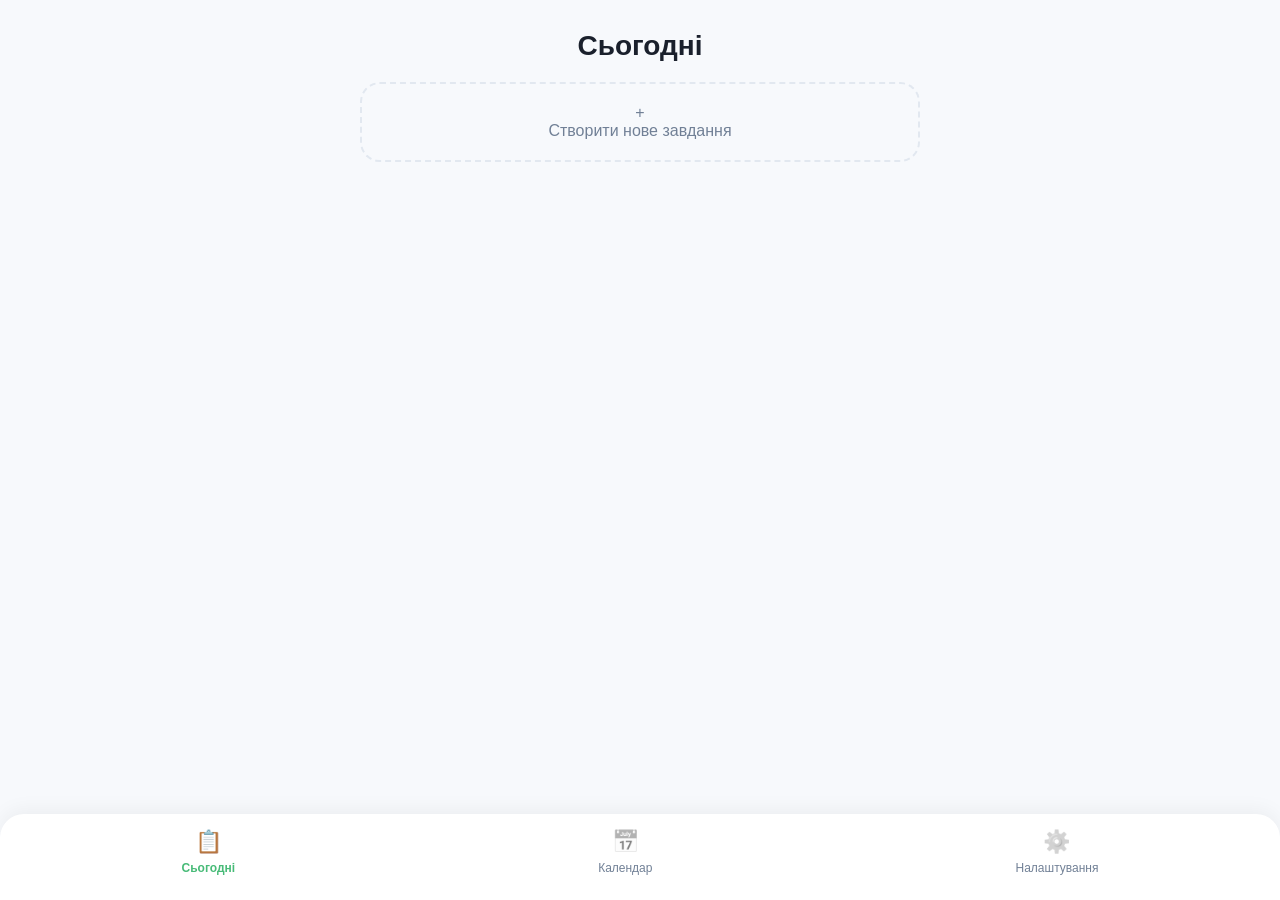
<file: palner/index.html>
<!DOCTYPE html>
<html lang="uk">
<head>
    <meta charset="UTF-8">
    <meta name="viewport" content="width=device-width, initial-scale=1.0, maximum-scale=1.0, user-scalable=no">
    <title>Мій Планер</title>
    <link rel="manifest" href="manifest.json">
    <link rel="stylesheet" href="style.css">
    <meta name="theme-color" id="theme-meta" content="#f7f9fc">
</head>
<body>
    <header class="top-bar">
        <h1 class="page-title" id="header-title">Сьогодні</h1>
    </header>

    <div class="app-container">
        <div id="view-home" class="view active">
            <div id="tasks-container"></div>
            <div class="empty-task" id="open-modal-btn">
                <span class="plus-icon">+</span>
                <p>Створити нове завдання</p>
            </div>
        </div>

        <div id="view-calendar" class="view hidden">
            <div class="card info-card">
                <h2>Ваша активність 📊</h2>
                <p>Тут буде відображатися ваша статистика виконання завдань (в розробці для наступних версій).</p>
                <div class="stats-grid">
                    <div class="stat-box">
                        <span class="stat-num" id="total-tasks-stat">0</span>
                        <span class="stat-label">Всього завдань</span>
                    </div>
                </div>
            </div>
        </div>

        <div id="view-settings" class="view hidden">
            <div class="card settings-card">
                <h3>Вигляд</h3>
                <div class="setting-item">
                    <span>🌙 Темна тема</span>
                    <label class="switch">
                        <input type="checkbox" id="dark-mode-toggle">
                        <span class="slider round"></span>
                    </label>
                </div>
                
                <h3 style="margin-top: 20px;">Дані</h3>
                <button class="settings-btn" id="export-btn">💾 Зберегти дані (Експорт)</button>
                <button class="settings-btn outline" id="import-btn-trigger">📂 Відновити дані (Імпорт)</button>
                <input type="file" id="import-file" accept=".json" class="hidden">
            </div>
        </div>
    </div>

    <nav class="bottom-nav">
        <div class="nav-item active" data-target="view-home" data-title="Сьогодні">
            <span class="icon">📋</span>
            <span>Сьогодні</span>
        </div>
        <div class="nav-item" data-target="view-calendar" data-title="Календар">
            <span class="icon">📅</span>
            <span>Календар</span>
        </div>
        <div class="nav-item" data-target="view-settings" data-title="Налаштування">
            <span class="icon">⚙️</span>
            <span>Налаштування</span>
        </div>
    </nav>

    <div id="task-modal" class="modal hidden">
        <div class="modal-content">
            <h3>Нове завдання</h3>
            
            <div class="form-group">
                <input type="text" id="task-title" placeholder="Назва завдання...">
            </div>

            <div class="form-group">
                <label>Тип завдання:</label>
                <select id="task-type" onchange="toggleFormFields()">
                    <option value="timer">⏳ Таймер (повторюється)</option>
                    <option value="todo">✅ Разове завдання (To-Do)</option>
                    <option value="text">📝 Текстова нотатка</option>
                </select>
            </div>

            <div class="color-picker form-group">
                <label>Колір картки:</label>
                <div class="color-options" id="color-options">
                    <div class="color-circle active" data-color="default" style="background: var(--card-bg); border: 2px solid #cbd5e0;"></div>
                    <div class="color-circle" data-color="red" style="background: #fff5f5; border: 2px solid #fc8181;"></div>
                    <div class="color-circle" data-color="green" style="background: #f0fff4; border: 2px solid #68d391;"></div>
                    <div class="color-circle" data-color="blue" style="background: #ebf8ff; border: 2px solid #63b3ed;"></div>
                    <div class="color-circle" data-color="yellow" style="background: #fffff0; border: 2px solid #f6e05e;"></div>
                </div>
            </div>

            <div id="timer-settings">
                <div class="form-group">
                    <label>Інтервал (у годинах):</label>
                    <input type="number" id="task-interval" value="24" min="1">
                </div>
            </div>

            <div class="form-group hidden" id="text-settings">
                <textarea id="task-text" placeholder="Додаткова інформація..."></textarea>
            </div>

            <div class="modal-actions">
                <button class="cancel-btn" id="close-modal-btn">Скасувати</button>
                <button class="save-btn" id="save-task-btn">Створити</button>
            </div>
        </div>
    </div>

    <script src="app.js"></script>
</body>
</html>
</file>
<file: palner/style.css>
:root {
    --bg-color: #f7f9fc;
    --text-color: #1a202c;
    --card-bg: #ffffff;
    --card-shadow: 0 4px 15px rgba(0,0,0,0.05);
    --border-color: #e2e8f0;
    --nav-bg: #ffffff;
    --primary: #48bb78;
    --text-muted: #718096;
}

[data-theme="dark"] {
    --bg-color: #1a202c;
    --text-color: #e2e8f0;
    --card-bg: #2d3748;
    --card-shadow: 0 4px 15px rgba(0,0,0,0.2);
    --border-color: #4a5568;
    --nav-bg: #2d3748;
    --primary: #38a169;
    --text-muted: #a0aec0;
}

* { box-sizing: border-box; margin: 0; padding: 0; font-family: -apple-system, BlinkMacSystemFont, "Segoe UI", Roboto, sans-serif; }

body { background-color: var(--bg-color); color: var(--text-color); padding-bottom: 90px; transition: background-color 0.3s; }

.top-bar { padding: 30px 20px 20px; text-align: center; }
.page-title { font-size: 28px; font-weight: 700; transition: color 0.3s; }

.app-container { padding: 0 20px; max-width: 600px; margin: 0 auto; display: flex; flex-direction: column; gap: 15px; }

.view.hidden { display: none !important; }

/* Картки */
.task-card, .card {
    background: var(--card-bg); border-radius: 20px; padding: 20px;
    box-shadow: var(--card-shadow); margin-bottom: 15px; transition: transform 0.2s, background 0.3s;
    border: 1px solid var(--border-color);
}

.task-card[data-color="red"] { border-left: 5px solid #fc8181; }
.task-card[data-color="green"] { border-left: 5px solid #68d391; }
.task-card[data-color="blue"] { border-left: 5px solid #63b3ed; }
.task-card[data-color="yellow"] { border-left: 5px solid #f6e05e; }

.task-header { display: flex; justify-content: space-between; align-items: flex-start; margin-bottom: 15px; }
.task-header h2 { font-size: 20px; word-break: break-word;}
.badge { background: #e2e8f0; color: #4a5568; padding: 4px 10px; border-radius: 12px; font-size: 11px; font-weight: bold; }
.badge.alert { background: #fed7d7; color: #c53030; }

.action-btn { width: 100%; background: var(--primary); color: white; border: none; padding: 16px; border-radius: 12px; font-size: 16px; font-weight: bold; cursor: pointer; margin-bottom: 10px;}
.action-btn:active { transform: scale(0.98); }

.todo-btn { background: transparent; border: 2px solid var(--primary); color: var(--text-color); }
.todo-btn.done { background: var(--border-color); border-color: var(--border-color); color: var(--text-muted); text-decoration: line-through; }

.timer-box { text-align: center; background: rgba(221, 107, 32, 0.1); padding: 15px; border-radius: 12px; margin-bottom: 10px; }
.timer-box .time { color: #dd6b20; font-size: 30px; font-weight: 800; }

.description { color: var(--text-muted); font-size: 14px; margin-bottom: 10px; }

.delete-btn { background: transparent; color: #fc8181; border: 1px solid #fc8181; padding: 8px; border-radius: 8px; cursor: pointer; width: 100%; font-size: 14px;}

/* Порожнє завдання */
.empty-task { border: 2px dashed var(--border-color); border-radius: 20px; padding: 20px; text-align: center; color: var(--text-muted); cursor: pointer; }

/* Нижня навігація */
.bottom-nav { position: fixed; bottom: 0; width: 100%; background: var(--nav-bg); display: flex; justify-content: space-around; padding: 15px 0 25px; box-shadow: 0 -4px 20px rgba(0,0,0,0.05); border-top-left-radius: 24px; border-top-right-radius: 24px; z-index: 100; transition: background 0.3s; }
.nav-item { display: flex; flex-direction: column; align-items: center; color: var(--text-muted); font-size: 12px; cursor: pointer; gap: 6px; }
.nav-item.active { color: var(--primary); font-weight: bold; }
.nav-item .icon { font-size: 22px; filter: grayscale(100%); opacity: 0.5; }
.nav-item.active .icon { filter: none; opacity: 1; }

/* Модалка */
.modal { position: fixed; top: 0; left: 0; width: 100%; height: 100%; background: rgba(0,0,0,0.6); display: flex; align-items: center; justify-content: center; z-index: 1000; }
.modal-content { background: var(--card-bg); width: 90%; max-width: 400px; padding: 20px; border-radius: 20px; }
.form-group { margin-bottom: 15px; }
.form-group input, .form-group select, .form-group textarea { width: 100%; padding: 12px; border: 1px solid var(--border-color); border-radius: 10px; background: transparent; color: var(--text-color); }
.modal-actions { display: flex; gap: 10px; margin-top: 20px; }
.modal-actions button { flex: 1; padding: 12px; border-radius: 10px; border: none; font-weight: bold; cursor: pointer; }
.cancel-btn { background: var(--border-color); color: var(--text-color); }
.save-btn { background: var(--primary); color: white; }

/* Кольори в модалці */
.color-options { display: flex; gap: 10px; }
.color-circle { width: 30px; height: 30px; border-radius: 50%; cursor: pointer; opacity: 0.5; }
.color-circle.active { opacity: 1; transform: scale(1.1); }

/* Налаштування (Перемикач) */
.setting-item { display: flex; justify-content: space-between; align-items: center; padding: 15px 0; border-bottom: 1px solid var(--border-color); }
.switch { position: relative; display: inline-block; width: 50px; height: 28px; }
.switch input { opacity: 0; width: 0; height: 0; }
.slider { position: absolute; cursor: pointer; top: 0; left: 0; right: 0; bottom: 0; background-color: #ccc; transition: .4s; border-radius: 34px; }
.slider:before { position: absolute; content: ""; height: 20px; width: 20px; left: 4px; bottom: 4px; background-color: white; transition: .4s; border-radius: 50%; }
input:checked + .slider { background-color: var(--primary); }
input:checked + .slider:before { transform: translateX(22px); }

.settings-btn { width: 100%; padding: 15px; border-radius: 12px; border: none; background: #3182ce; color: white; font-weight: bold; margin-top: 10px; cursor: pointer; }
.settings-btn.outline { background: transparent; border: 2px solid #3182ce; color: #3182ce; }

.hidden { display: none !important; }
</file>
